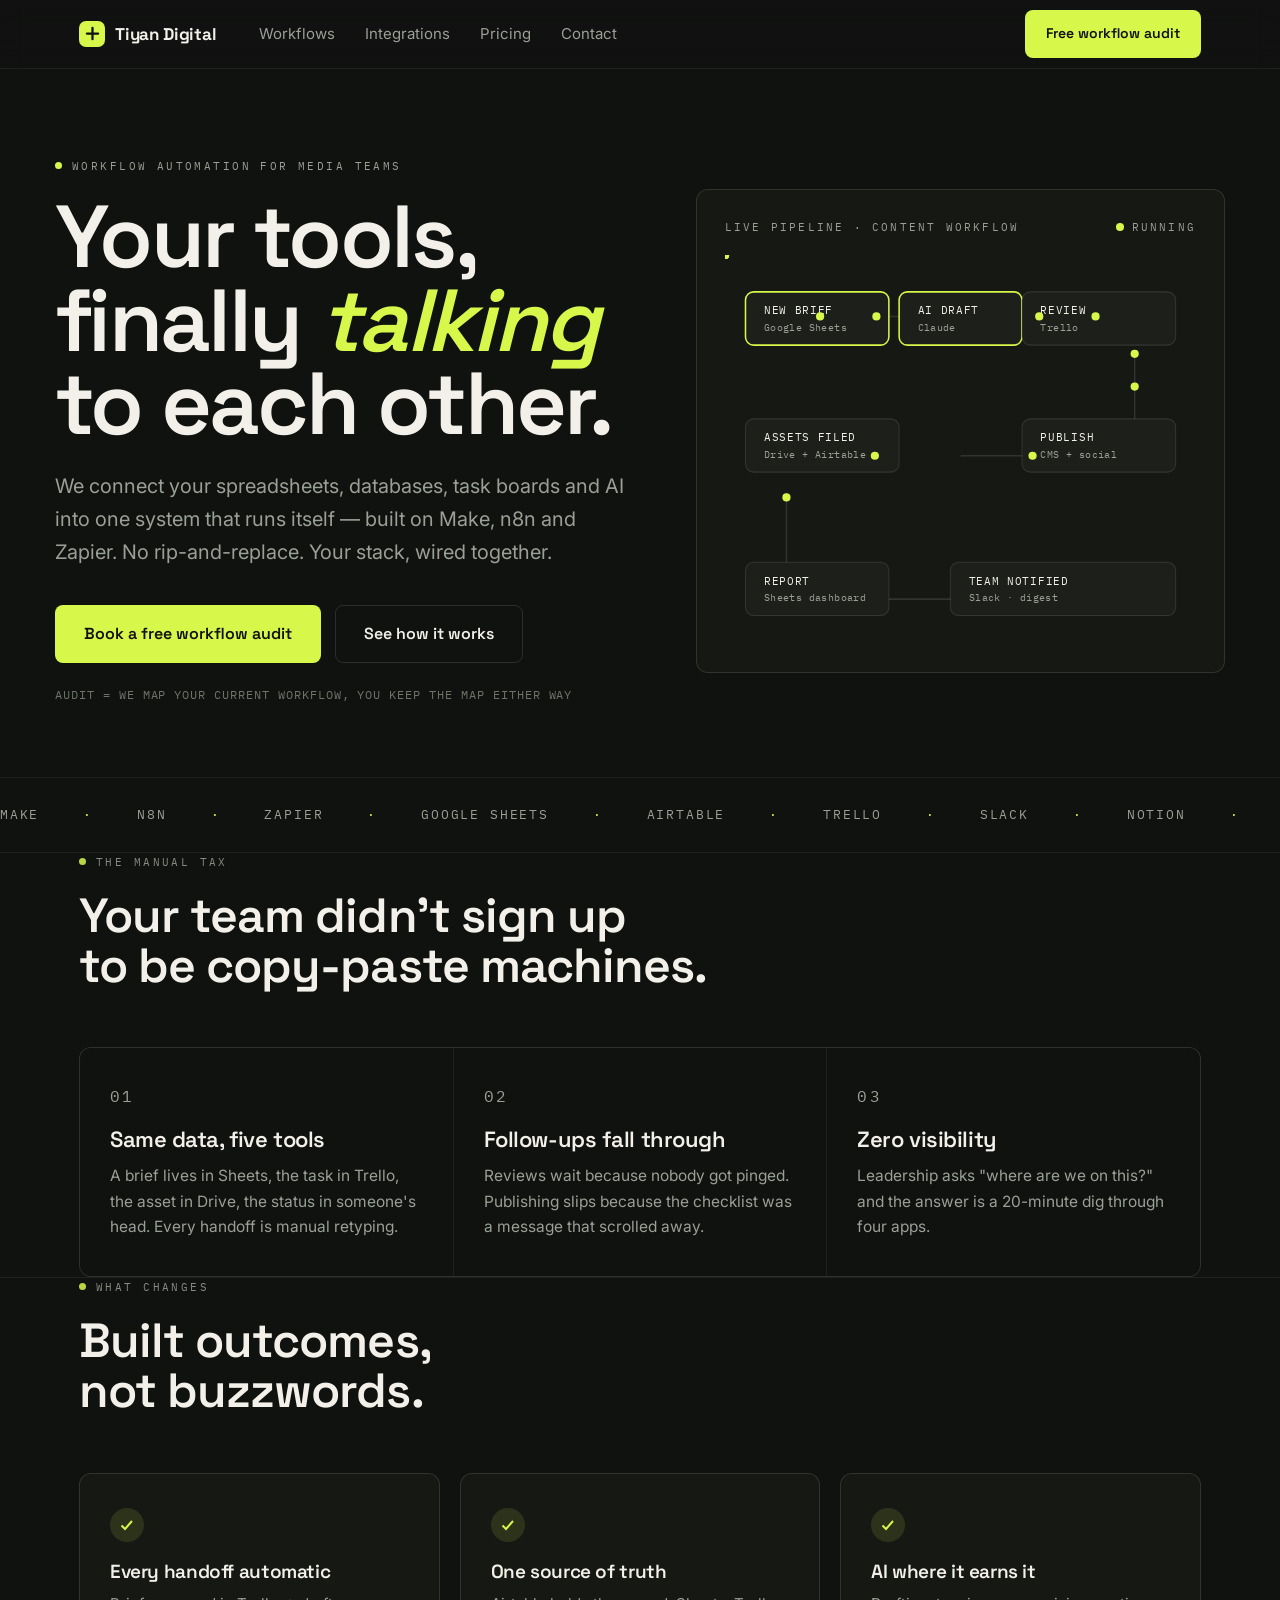
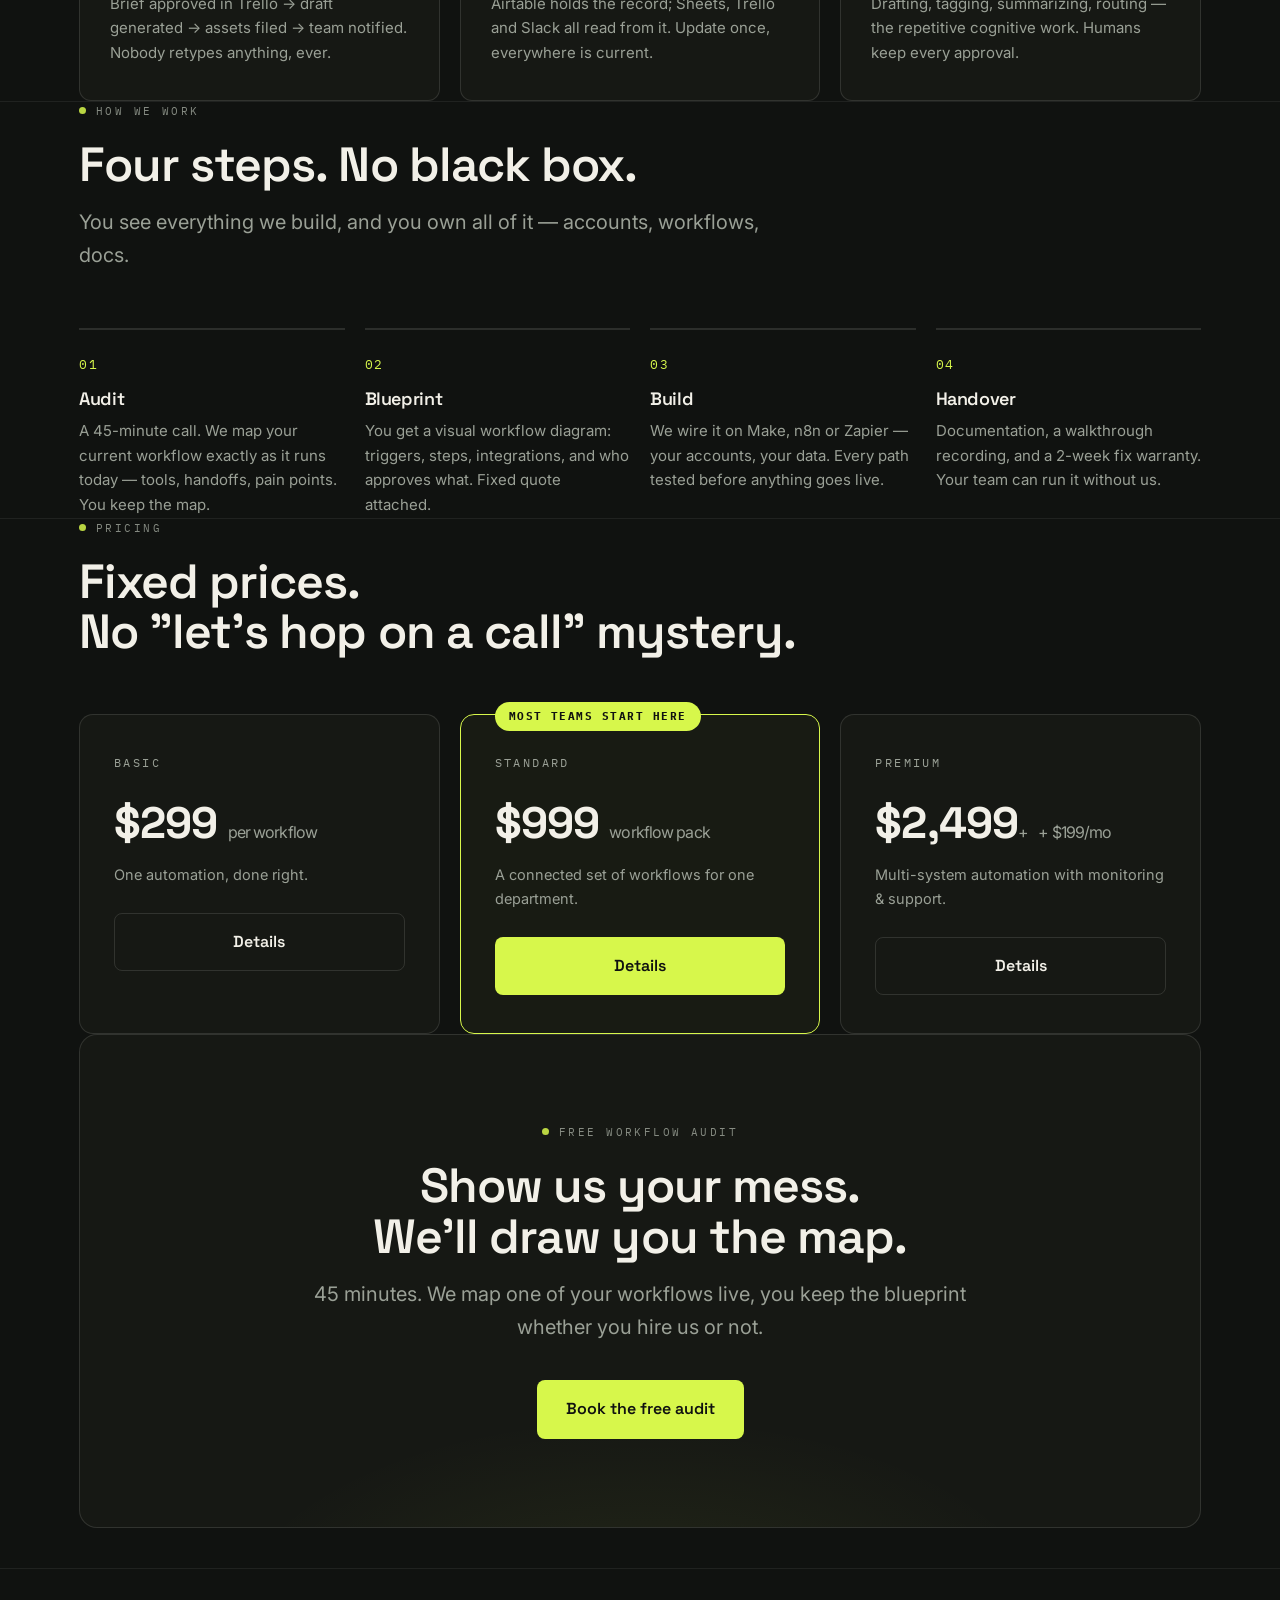
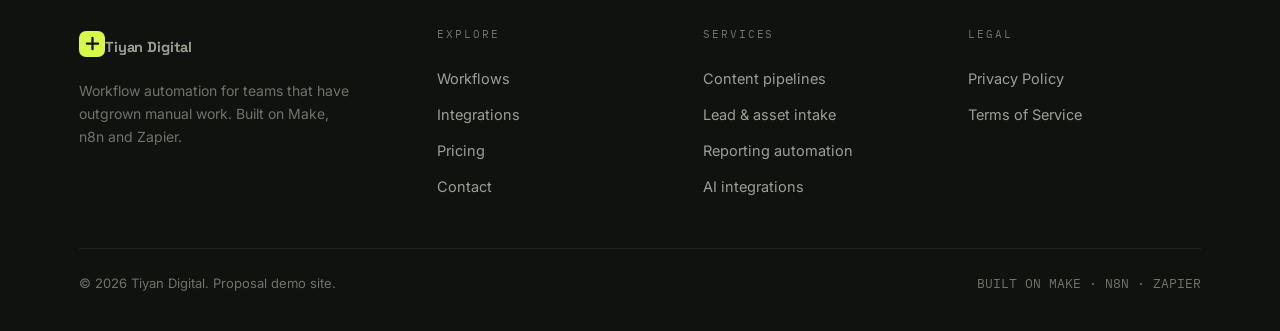
<file: index.html>
<!DOCTYPE html>
<html lang="en">
<head>
<meta charset="utf-8">
<meta name="viewport" content="width=device-width, initial-scale=1">
<title>Tiyan Digital — Workflow Automation for Media Teams</title>
<meta name="description" content="We connect your spreadsheets, databases, task boards and AI tools into one system that runs itself. Built on Make, n8n and Zapier. Book a free workflow audit.">
<link rel="preconnect" href="https://fonts.googleapis.com">
<link rel="preconnect" href="https://fonts.gstatic.com" crossorigin>
<link href="https://fonts.googleapis.com/css2?family=Space+Grotesk:wght@500;600;700&family=Inter:wght@400;500;600&family=IBM+Plex+Mono:wght@400;500&display=swap" rel="stylesheet">
<link rel="stylesheet" href="css/style.css">
<link rel="icon" href="data:image/svg+xml,<svg xmlns='http://www.w3.org/2000/svg' viewBox='0 0 26 26'><rect width='26' height='26' rx='7' fill='%23D7F74B'/></svg>">
</head>
<body>
<header class="nav">
  <div class="nav-in">
    <a class="brand" href="index.html" aria-label="Tiyan Digital home">
      <span class="brand-mark" aria-hidden="true"><svg viewBox="0 0 16 16" fill="none"><path d="M2 8h12M8 2v12" stroke="#101210" stroke-width="2.4" stroke-linecap="round"/></svg></span>
      Tiyan&nbsp;Digital
    </a>
    <nav class="nav-links" aria-label="Primary">
      <a href="workflows.html">Workflows</a>
      <a href="integrations.html">Integrations</a>
      <a href="pricing.html">Pricing</a>
      <a href="contact.html">Contact</a>
    </nav>
    <a class="btn btn-primary btn-sm nav-cta" href="contact.html">Free workflow audit</a>
    <button class="burger" aria-label="Open menu" aria-expanded="false"><span></span><span></span><span></span></button>
  </div>
</header>

<main>
<!-- HERO -->
<div class="hero wrap">
  <div class="hero-grid">
    <div>
      <p class="eyebrow rv"><span class="dot"></span>Workflow automation for media teams</p>
      <h1 class="rv" data-d="0.1">Your tools,<br>finally <em>talking</em><br>to each other.</h1>
      <p class="lede rv" data-d="0.2">We connect your spreadsheets, databases, task boards and AI into one system that runs itself — built on Make, n8n and Zapier. No rip-and-replace. Your stack, wired together.</p>
      <div class="hero-ctas rv" data-d="0.3">
        <a class="btn btn-primary" href="contact.html">Book a free workflow audit</a>
        <a class="btn btn-ghost" href="workflows.html">See how it works</a>
      </div>
      <p class="hero-note rv" data-d="0.4">AUDIT = WE MAP YOUR CURRENT WORKFLOW, YOU KEEP THE MAP EITHER WAY</p>
    </div>
    <div class="pipeline rv" data-d="0.25" aria-label="Animated diagram of an automation pipeline">
      <div class="pipeline-cap"><span>Live pipeline · content workflow</span><span><span class="live-dot"></span>RUNNING</span></div>
      <svg class="pipe-svg" viewBox="0 0 460 380" role="img" aria-label="Automation flow from brief to report">
        <path class="pipe-wire" data-flow d="M60 60 H 170"/>
        <path class="pipe-wire" data-flow d="M290 60 H 400"/>
        <path class="pipe-wire" data-flow d="M400 96 V 160"/>
        <path class="pipe-wire" data-flow d="M340 196 H 230"/>
        <path class="pipe-wire" data-flow d="M170 196 H 60"/>
        <path class="pipe-wire" data-flow d="M60 232 V 300"/>
        <path class="pipe-wire" data-flow d="M120 336 H 340"/>
        <g>
          <rect class="pipe-node active" x="20" y="36" width="140" height="52" rx="8"/>
          <text class="pipe-label" x="38" y="58">NEW BRIEF</text>
          <text class="pipe-sub" x="38" y="74">Google Sheets</text>
        </g>
        <g>
          <rect class="pipe-node active" x="170" y="36" width="120" height="52" rx="8"/>
          <text class="pipe-label" x="188" y="58">AI DRAFT</text>
          <text class="pipe-sub" x="188" y="74">Claude</text>
        </g>
        <g>
          <rect class="pipe-node" x="290" y="36" width="150" height="52" rx="8"/>
          <text class="pipe-label" x="308" y="58">REVIEW</text>
          <text class="pipe-sub" x="308" y="74">Trello</text>
        </g>
        <g>
          <rect class="pipe-node" x="290" y="160" width="150" height="52" rx="8"/>
          <text class="pipe-label" x="308" y="182">PUBLISH</text>
          <text class="pipe-sub" x="308" y="198">CMS + social</text>
        </g>
        <g>
          <rect class="pipe-node" x="20" y="160" width="150" height="52" rx="8"/>
          <text class="pipe-label" x="38" y="182">ASSETS FILED</text>
          <text class="pipe-sub" x="38" y="198">Drive + Airtable</text>
        </g>
        <g>
          <rect class="pipe-node" x="20" y="300" width="140" height="52" rx="8"/>
          <text class="pipe-label" x="38" y="322">REPORT</text>
          <text class="pipe-sub" x="38" y="338">Sheets dashboard</text>
        </g>
        <g>
          <rect class="pipe-node" x="220" y="300" width="220" height="52" rx="8"/>
          <text class="pipe-label" x="238" y="322">TEAM NOTIFIED</text>
          <text class="pipe-sub" x="238" y="338">Slack · digest</text>
        </g>
      </svg>
    </div>
  </div>
</div>

<!-- TOOL STRIP -->
<div class="tools" aria-label="Tools we work with">
  <div class="tools-track">
    <span>MAKE <i>·</i> N8N <i>·</i> ZAPIER <i>·</i> GOOGLE SHEETS <i>·</i> AIRTABLE <i>·</i> TRELLO <i>·</i> SLACK <i>·</i> NOTION <i>·</i> CLAUDE <i>·</i>&nbsp;</span>
    <span aria-hidden="true">MAKE <i>·</i> N8N <i>·</i> ZAPIER <i>·</i> GOOGLE SHEETS <i>·</i> AIRTABLE <i>·</i> TRELLO <i>·</i> SLACK <i>·</i> NOTION <i>·</i> CLAUDE <i>·</i>&nbsp;</span>
  </div>
</div>

<!-- PAINS -->
<section class="wrap">
  <div class="sec-head rv">
    <p class="eyebrow"><span class="dot"></span>The manual tax</p>
    <h2>Your team didn't sign up<br>to be copy-paste machines.</h2>
  </div>
  <div class="pains">
    <div class="pain rv"><p class="pain-num">01</p><h3>Same data, five tools</h3><p>A brief lives in Sheets, the task in Trello, the asset in Drive, the status in someone's head. Every handoff is manual retyping.</p></div>
    <div class="pain rv" data-d="0.1"><p class="pain-num">02</p><h3>Follow-ups fall through</h3><p>Reviews wait because nobody got pinged. Publishing slips because the checklist was a message that scrolled away.</p></div>
    <div class="pain rv" data-d="0.2"><p class="pain-num">03</p><h3>Zero visibility</h3><p>Leadership asks "where are we on this?" and the answer is a 20-minute dig through four apps.</p></div>
  </div>
</section>

<hr class="rule">

<!-- OUTCOMES -->
<section class="wrap">
  <div class="sec-head rv">
    <p class="eyebrow"><span class="dot"></span>What changes</p>
    <h2>Built outcomes,<br>not buzzwords.</h2>
  </div>
  <div class="outcomes">
    <div class="outcome rv">
      <div class="tick"><svg viewBox="0 0 16 16" fill="none" stroke-width="2"><path d="M2.5 8.5l3.5 3.5 7-8"/></svg></div>
      <h3>Every handoff automatic</h3><p>Brief approved in Trello → draft generated → assets filed → team notified. Nobody retypes anything, ever.</p>
    </div>
    <div class="outcome rv" data-d="0.1">
      <div class="tick"><svg viewBox="0 0 16 16" fill="none" stroke-width="2"><path d="M2.5 8.5l3.5 3.5 7-8"/></svg></div>
      <h3>One source of truth</h3><p>Airtable holds the record; Sheets, Trello and Slack all read from it. Update once, everywhere is current.</p>
    </div>
    <div class="outcome rv" data-d="0.2">
      <div class="tick"><svg viewBox="0 0 16 16" fill="none" stroke-width="2"><path d="M2.5 8.5l3.5 3.5 7-8"/></svg></div>
      <h3>AI where it earns it</h3><p>Drafting, tagging, summarizing, routing — the repetitive cognitive work. Humans keep every approval.</p>
    </div>
  </div>
</section>

<hr class="rule">

<!-- PROCESS -->
<section class="wrap">
  <div class="sec-head rv">
    <p class="eyebrow"><span class="dot"></span>How we work</p>
    <h2>Four steps. No black box.</h2>
    <p class="lede">You see everything we build, and you own all of it — accounts, workflows, docs.</p>
  </div>
  <div class="steps">
    <div class="step rv"><h3>Audit</h3><p>A 45-minute call. We map your current workflow exactly as it runs today — tools, handoffs, pain points. You keep the map.</p></div>
    <div class="step rv" data-d="0.1"><h3>Blueprint</h3><p>You get a visual workflow diagram: triggers, steps, integrations, and who approves what. Fixed quote attached.</p></div>
    <div class="step rv" data-d="0.2"><h3>Build</h3><p>We wire it on Make, n8n or Zapier — your accounts, your data. Every path tested before anything goes live.</p></div>
    <div class="step rv" data-d="0.3"><h3>Handover</h3><p>Documentation, a walkthrough recording, and a 2-week fix warranty. Your team can run it without us.</p></div>
  </div>
</section>

<hr class="rule">

<!-- PRICING TEASER -->
<section class="wrap">
  <div class="sec-head rv">
    <p class="eyebrow"><span class="dot"></span>Pricing</p>
    <h2>Fixed prices.<br>No "let's hop on a call" mystery.</h2>
  </div>
  <div class="tiers">
    <div class="tier rv">
      <p class="tname">Basic</p>
      <p class="tprice">$299 <span>per workflow</span></p>
      <p class="tdesc">One automation, done right.</p>
      <a class="btn btn-ghost" href="pricing.html">Details</a>
    </div>
    <div class="tier featured rv" data-d="0.1">
      <span class="tier-flag">Most teams start here</span>
      <p class="tname">Standard</p>
      <p class="tprice">$999 <span>workflow pack</span></p>
      <p class="tdesc">A connected set of workflows for one department.</p>
      <a class="btn btn-primary" href="pricing.html">Details</a>
    </div>
    <div class="tier rv" data-d="0.2">
      <p class="tname">Premium</p>
      <p class="tprice">$2,499<span>+</span> <span>+ $199/mo</span></p>
      <p class="tdesc">Multi-system automation with monitoring &amp; support.</p>
      <a class="btn btn-ghost" href="pricing.html">Details</a>
    </div>
  </div>
</section>

<!-- FINAL CTA -->
<section class="wrap">
  <div class="final rv">
    <p class="eyebrow"><span class="dot"></span>Free workflow audit</p>
    <h2>Show us your mess.<br>We'll draw you the map.</h2>
    <p class="lede">45 minutes. We map one of your workflows live, you keep the blueprint whether you hire us or not.</p>
    <div class="hero-ctas">
      <a class="btn btn-primary" href="contact.html">Book the free audit</a>
    </div>
  </div>
</section>
</main>

<footer>
  <div class="wrap">
    <div class="foot-grid">
      <div class="foot-brand">
        <a class="brand" href="index.html"><span class="brand-mark" aria-hidden="true"><svg viewBox="0 0 16 16" fill="none"><path d="M2 8h12M8 2v12" stroke="#101210" stroke-width="2.4" stroke-linecap="round"/></svg></span>Tiyan&nbsp;Digital</a>
        <p>Workflow automation for teams that have outgrown manual work. Built on Make, n8n and Zapier.</p>
      </div>
      <div><h4>Explore</h4><a href="workflows.html">Workflows</a><a href="integrations.html">Integrations</a><a href="pricing.html">Pricing</a><a href="contact.html">Contact</a></div>
      <div><h4>Services</h4><a href="workflows.html">Content pipelines</a><a href="workflows.html">Lead &amp; asset intake</a><a href="workflows.html">Reporting automation</a><a href="integrations.html">AI integrations</a></div>
      <div><h4>Legal</h4><a href="privacy.html">Privacy Policy</a><a href="terms.html">Terms of Service</a></div>
    </div>
    <div class="foot-base">
      <span>© <span id="yr">2026</span> Tiyan Digital. Proposal demo site.</span>
      <span class="mono">BUILT ON MAKE · N8N · ZAPIER</span>
    </div>
  </div>
</footer>
<script src="js/main.js"></script>
</body>
</html>
</file>
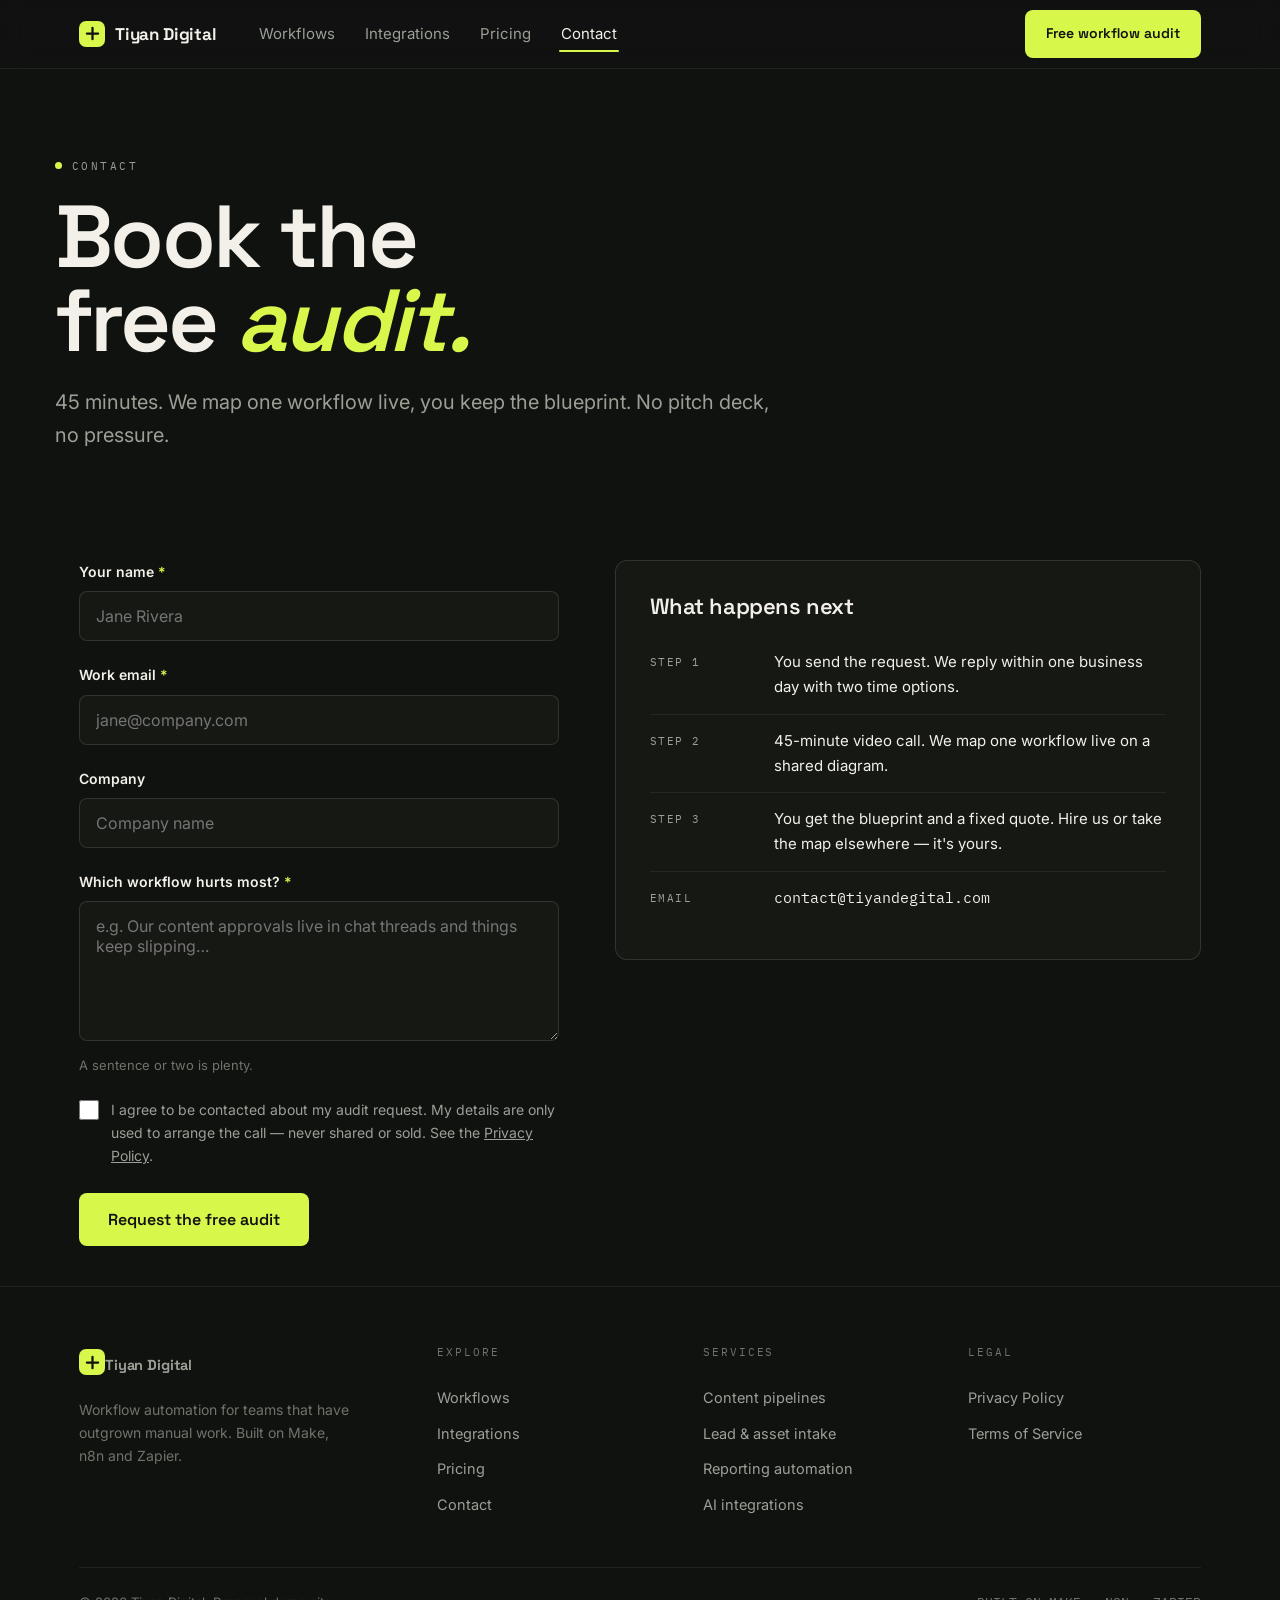
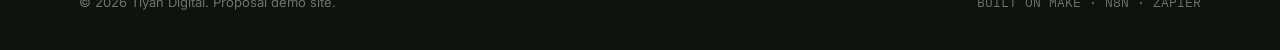
<file: contact.html>
<!DOCTYPE html>
<html lang="en">
<head>
<meta charset="utf-8">
<meta name="viewport" content="width=device-width, initial-scale=1">
<title>Contact — Tiyan Digital</title>
<meta name="description" content="Book a free 45-minute workflow audit. We map one of your workflows live — you keep the blueprint either way.">
<link rel="preconnect" href="https://fonts.googleapis.com">
<link rel="preconnect" href="https://fonts.gstatic.com" crossorigin>
<link href="https://fonts.googleapis.com/css2?family=Space+Grotesk:wght@500;600;700&family=Inter:wght@400;500;600&family=IBM+Plex+Mono:wght@400;500&display=swap" rel="stylesheet">
<link rel="stylesheet" href="css/style.css">
<link rel="icon" href="data:image/svg+xml,<svg xmlns='http://www.w3.org/2000/svg' viewBox='0 0 26 26'><rect width='26' height='26' rx='7' fill='%23D7F74B'/></svg>">
</head>
<body>
<header class="nav">
  <div class="nav-in">
    <a class="brand" href="index.html" aria-label="Tiyan Digital home">
      <span class="brand-mark" aria-hidden="true"><svg viewBox="0 0 16 16" fill="none"><path d="M2 8h12M8 2v12" stroke="#101210" stroke-width="2.4" stroke-linecap="round"/></svg></span>
      Tiyan&nbsp;Digital
    </a>
    <nav class="nav-links" aria-label="Primary">
      <a href="workflows.html">Workflows</a>
      <a href="integrations.html">Integrations</a>
      <a href="pricing.html">Pricing</a>
      <a href="contact.html" class="active">Contact</a>
    </nav>
    <a class="btn btn-primary btn-sm nav-cta" href="contact.html">Free workflow audit</a>
    <button class="burger" aria-label="Open menu" aria-expanded="false"><span></span><span></span><span></span></button>
  </div>
</header>

<main>
<div class="hero wrap" style="padding-bottom:24px">
  <p class="eyebrow rv"><span class="dot"></span>Contact</p>
  <h1 class="rv" data-d="0.1">Book the<br>free <em>audit.</em></h1>
  <p class="lede rv" data-d="0.2">45 minutes. We map one workflow live, you keep the blueprint. No pitch deck, no pressure.</p>
</div>

<section class="wrap" style="padding-top:48px">
  <div class="contact-grid">
    <form id="audit-form" class="rv" novalidate>
      <div class="field">
        <label for="cf-name">Your name <span class="req">*</span></label>
        <input id="cf-name" name="name" type="text" autocomplete="name" placeholder="Jane Rivera">
        <p class="form-err" id="cf-name-err">Please enter your name.</p>
      </div>
      <div class="field">
        <label for="cf-email">Work email <span class="req">*</span></label>
        <input id="cf-email" name="email" type="email" autocomplete="email" placeholder="jane@company.com">
        <p class="form-err" id="cf-email-err">Please enter a valid email address.</p>
      </div>
      <div class="field">
        <label for="cf-co">Company</label>
        <input id="cf-co" name="company" type="text" autocomplete="organization" placeholder="Company name">
      </div>
      <div class="field">
        <label for="cf-msg">Which workflow hurts most? <span class="req">*</span></label>
        <textarea id="cf-msg" name="message" placeholder="e.g. Our content approvals live in chat threads and things keep slipping…"></textarea>
        <p class="form-err" id="cf-msg-err">Tell us briefly which workflow you want mapped.</p>
        <p class="hint">A sentence or two is plenty.</p>
      </div>
      <label class="consent">
        <input type="checkbox" id="cf-consent">
        <span>I agree to be contacted about my audit request. My details are only used to arrange the call — never shared or sold. See the <a href="privacy.html">Privacy Policy</a>.</span>
      </label>
      <p class="form-err" id="cf-consent-err">Please tick the consent box so we can reply to you.</p>
      <button class="btn btn-primary" type="submit">Request the free audit</button>
      <div class="form-ok" id="form-ok" role="status">
        <strong>Request ready.</strong> Your email app should have opened with the message addressed to us — just hit send. We reply within one business day.
      </div>
    </form>
    <aside class="contact-side rv" data-d="0.1">
      <h3>What happens next</h3>
      <div class="contact-row"><span class="k">Step 1</span><span>You send the request. We reply within one business day with two time options.</span></div>
      <div class="contact-row"><span class="k">Step 2</span><span>45-minute video call. We map one workflow live on a shared diagram.</span></div>
      <div class="contact-row"><span class="k">Step 3</span><span>You get the blueprint and a fixed quote. Hire us or take the map elsewhere — it's yours.</span></div>
      <div class="contact-row"><span class="k">Email</span><span class="mono">contact@tiyandegital.com</span></div>
    </aside>
  </div>
</section>
</main>

<footer>
  <div class="wrap">
    <div class="foot-grid">
      <div class="foot-brand">
        <a class="brand" href="index.html"><span class="brand-mark" aria-hidden="true"><svg viewBox="0 0 16 16" fill="none"><path d="M2 8h12M8 2v12" stroke="#101210" stroke-width="2.4" stroke-linecap="round"/></svg></span>Tiyan&nbsp;Digital</a>
        <p>Workflow automation for teams that have outgrown manual work. Built on Make, n8n and Zapier.</p>
      </div>
      <div><h4>Explore</h4><a href="workflows.html">Workflows</a><a href="integrations.html">Integrations</a><a href="pricing.html">Pricing</a><a href="contact.html">Contact</a></div>
      <div><h4>Services</h4><a href="workflows.html">Content pipelines</a><a href="workflows.html">Lead &amp; asset intake</a><a href="workflows.html">Reporting automation</a><a href="integrations.html">AI integrations</a></div>
      <div><h4>Legal</h4><a href="privacy.html">Privacy Policy</a><a href="terms.html">Terms of Service</a></div>
    </div>
    <div class="foot-base">
      <span>© <span id="yr">2026</span> Tiyan Digital. Proposal demo site.</span>
      <span class="mono">BUILT ON MAKE · N8N · ZAPIER</span>
    </div>
  </div>
</footer>
<script src="js/main.js"></script>
</body>
</html>
</file>
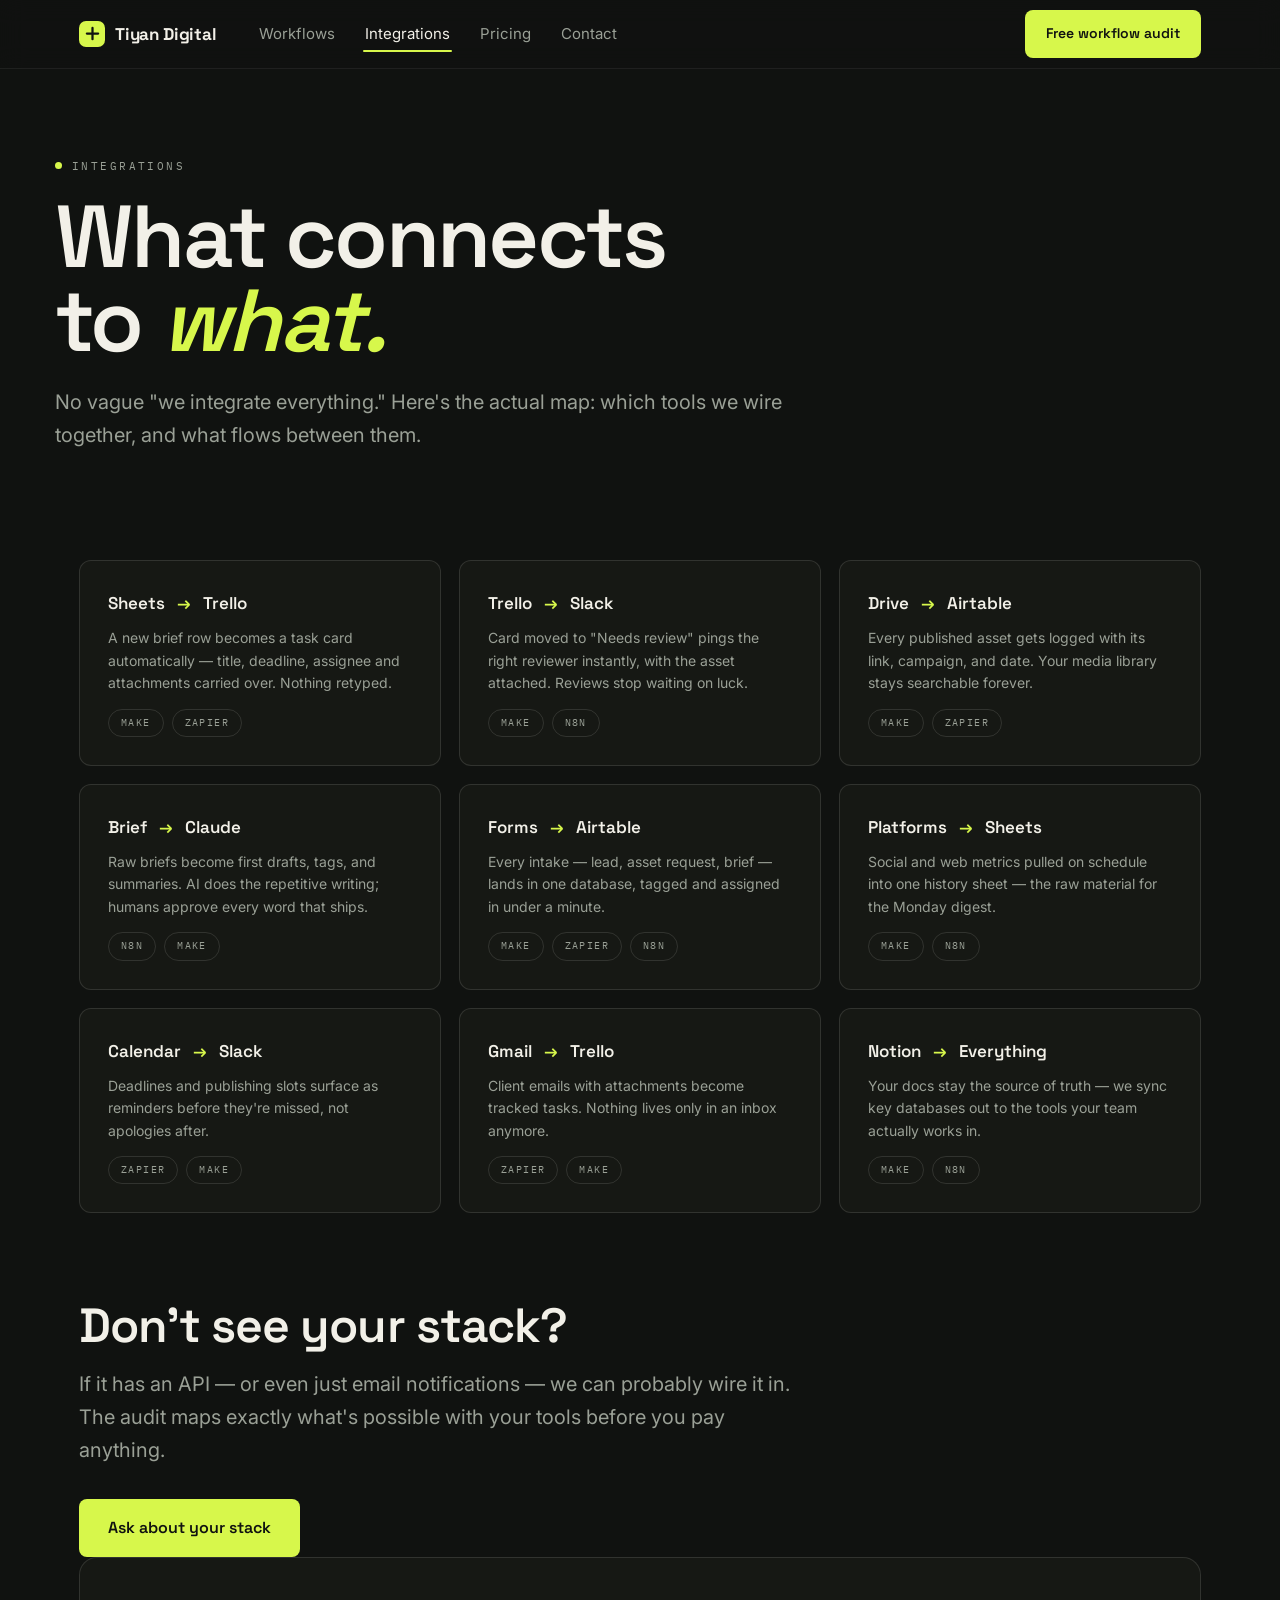
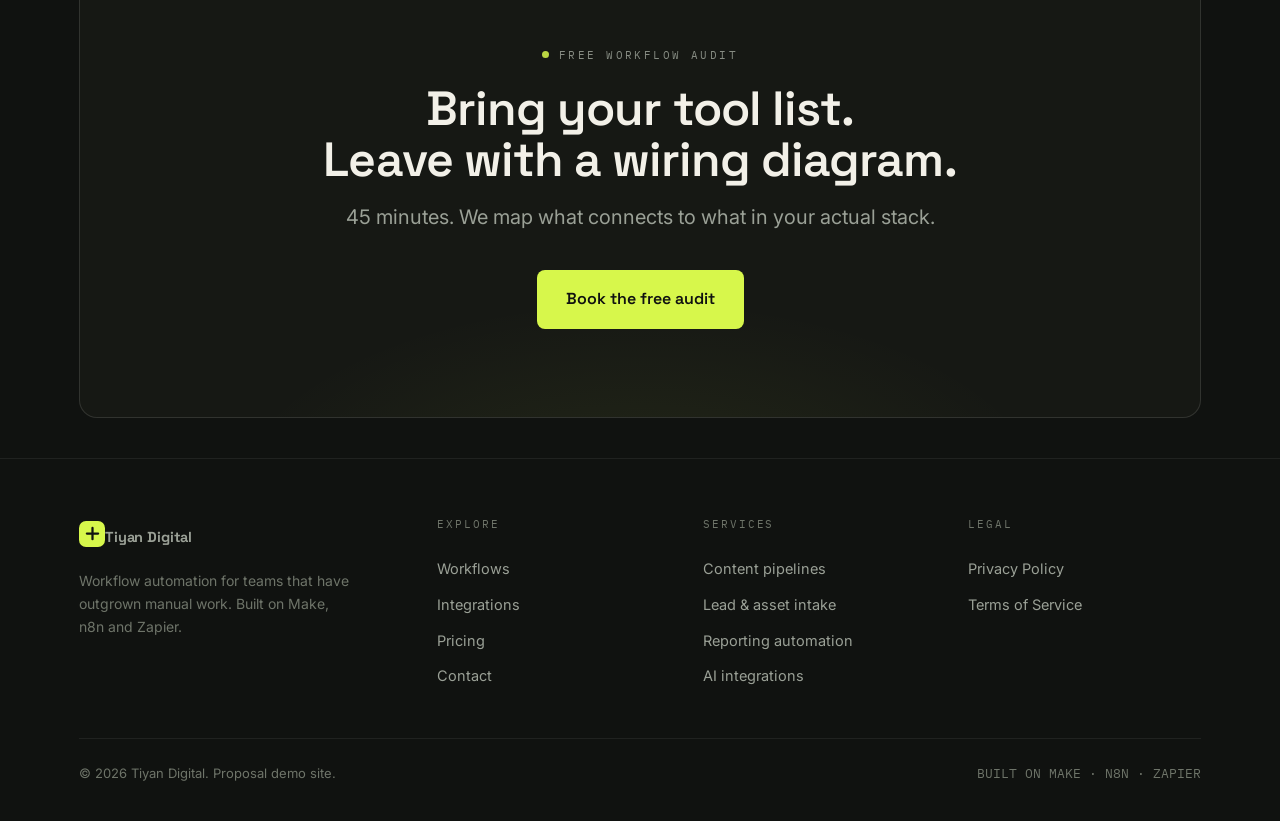
<file: integrations.html>
<!DOCTYPE html>
<html lang="en">
<head>
<meta charset="utf-8">
<meta name="viewport" content="width=device-width, initial-scale=1">
<title>Integrations — Tiyan Digital</title>
<meta name="description" content="We connect Google Sheets, Airtable, Trello, Slack, Notion, Make, n8n, Zapier and AI tools into working systems. See what connects to what.">
<link rel="preconnect" href="https://fonts.googleapis.com">
<link rel="preconnect" href="https://fonts.gstatic.com" crossorigin>
<link href="https://fonts.googleapis.com/css2?family=Space+Grotesk:wght@500;600;700&family=Inter:wght@400;500;600&family=IBM+Plex+Mono:wght@400;500&display=swap" rel="stylesheet">
<link rel="stylesheet" href="css/style.css">
<link rel="icon" href="data:image/svg+xml,<svg xmlns='http://www.w3.org/2000/svg' viewBox='0 0 26 26'><rect width='26' height='26' rx='7' fill='%23D7F74B'/></svg>">
</head>
<body>
<header class="nav">
  <div class="nav-in">
    <a class="brand" href="index.html" aria-label="Tiyan Digital home">
      <span class="brand-mark" aria-hidden="true"><svg viewBox="0 0 16 16" fill="none"><path d="M2 8h12M8 2v12" stroke="#101210" stroke-width="2.4" stroke-linecap="round"/></svg></span>
      Tiyan&nbsp;Digital
    </a>
    <nav class="nav-links" aria-label="Primary">
      <a href="workflows.html">Workflows</a>
      <a href="integrations.html" class="active">Integrations</a>
      <a href="pricing.html">Pricing</a>
      <a href="contact.html">Contact</a>
    </nav>
    <a class="btn btn-primary btn-sm nav-cta" href="contact.html">Free workflow audit</a>
    <button class="burger" aria-label="Open menu" aria-expanded="false"><span></span><span></span><span></span></button>
  </div>
</header>

<main>
<div class="hero wrap" style="padding-bottom:24px">
  <p class="eyebrow rv"><span class="dot"></span>Integrations</p>
  <h1 class="rv" data-d="0.1">What connects<br>to <em>what.</em></h1>
  <p class="lede rv" data-d="0.2">No vague "we integrate everything." Here's the actual map: which tools we wire together, and what flows between them.</p>
</div>

<section class="wrap" style="padding-top:48px">
  <div class="int-grid">
    <div class="int-card rv">
      <p class="pair">Sheets <span class="arr">→</span> Trello</p>
      <p class="flow-desc">A new brief row becomes a task card automatically — title, deadline, assignee and attachments carried over. Nothing retyped.</p>
      <span class="int-tag">Make</span><span class="int-tag">Zapier</span>
    </div>
    <div class="int-card rv" data-d="0.05">
      <p class="pair">Trello <span class="arr">→</span> Slack</p>
      <p class="flow-desc">Card moved to "Needs review" pings the right reviewer instantly, with the asset attached. Reviews stop waiting on luck.</p>
      <span class="int-tag">Make</span><span class="int-tag">n8n</span>
    </div>
    <div class="int-card rv" data-d="0.1">
      <p class="pair">Drive <span class="arr">→</span> Airtable</p>
      <p class="flow-desc">Every published asset gets logged with its link, campaign, and date. Your media library stays searchable forever.</p>
      <span class="int-tag">Make</span><span class="int-tag">Zapier</span>
    </div>
    <div class="int-card rv">
      <p class="pair">Brief <span class="arr">→</span> Claude</p>
      <p class="flow-desc">Raw briefs become first drafts, tags, and summaries. AI does the repetitive writing; humans approve every word that ships.</p>
      <span class="int-tag">n8n</span><span class="int-tag">Make</span>
    </div>
    <div class="int-card rv" data-d="0.05">
      <p class="pair">Forms <span class="arr">→</span> Airtable</p>
      <p class="flow-desc">Every intake — lead, asset request, brief — lands in one database, tagged and assigned in under a minute.</p>
      <span class="int-tag">Make</span><span class="int-tag">Zapier</span><span class="int-tag">n8n</span>
    </div>
    <div class="int-card rv" data-d="0.1">
      <p class="pair">Platforms <span class="arr">→</span> Sheets</p>
      <p class="flow-desc">Social and web metrics pulled on schedule into one history sheet — the raw material for the Monday digest.</p>
      <span class="int-tag">Make</span><span class="int-tag">n8n</span>
    </div>
    <div class="int-card rv">
      <p class="pair">Calendar <span class="arr">→</span> Slack</p>
      <p class="flow-desc">Deadlines and publishing slots surface as reminders before they're missed, not apologies after.</p>
      <span class="int-tag">Zapier</span><span class="int-tag">Make</span>
    </div>
    <div class="int-card rv" data-d="0.05">
      <p class="pair">Gmail <span class="arr">→</span> Trello</p>
      <p class="flow-desc">Client emails with attachments become tracked tasks. Nothing lives only in an inbox anymore.</p>
      <span class="int-tag">Zapier</span><span class="int-tag">Make</span>
    </div>
    <div class="int-card rv" data-d="0.1">
      <p class="pair">Notion <span class="arr">→</span> Everything</p>
      <p class="flow-desc">Your docs stay the source of truth — we sync key databases out to the tools your team actually works in.</p>
      <span class="int-tag">Make</span><span class="int-tag">n8n</span>
    </div>
  </div>

  <div class="sec-head rv" style="margin-top:88px;margin-bottom:32px">
    <h2>Don't see your stack?</h2>
    <p class="lede">If it has an API — or even just email notifications — we can probably wire it in. The audit maps exactly what's possible with your tools before you pay anything.</p>
  </div>
  <div class="rv"><a class="btn btn-primary" href="contact.html">Ask about your stack</a></div>
</section>

<section class="wrap">
  <div class="final rv">
    <p class="eyebrow"><span class="dot"></span>Free workflow audit</p>
    <h2>Bring your tool list.<br>Leave with a wiring diagram.</h2>
    <p class="lede">45 minutes. We map what connects to what in your actual stack.</p>
    <div class="hero-ctas">
      <a class="btn btn-primary" href="contact.html">Book the free audit</a>
    </div>
  </div>
</section>
</main>

<footer>
  <div class="wrap">
    <div class="foot-grid">
      <div class="foot-brand">
        <a class="brand" href="index.html"><span class="brand-mark" aria-hidden="true"><svg viewBox="0 0 16 16" fill="none"><path d="M2 8h12M8 2v12" stroke="#101210" stroke-width="2.4" stroke-linecap="round"/></svg></span>Tiyan&nbsp;Digital</a>
        <p>Workflow automation for teams that have outgrown manual work. Built on Make, n8n and Zapier.</p>
      </div>
      <div><h4>Explore</h4><a href="workflows.html">Workflows</a><a href="integrations.html">Integrations</a><a href="pricing.html">Pricing</a><a href="contact.html">Contact</a></div>
      <div><h4>Services</h4><a href="workflows.html">Content pipelines</a><a href="workflows.html">Lead &amp; asset intake</a><a href="workflows.html">Reporting automation</a><a href="integrations.html">AI integrations</a></div>
      <div><h4>Legal</h4><a href="privacy.html">Privacy Policy</a><a href="terms.html">Terms of Service</a></div>
    </div>
    <div class="foot-base">
      <span>© <span id="yr">2026</span> Tiyan Digital. Proposal demo site.</span>
      <span class="mono">BUILT ON MAKE · N8N · ZAPIER</span>
    </div>
  </div>
</footer>
<script src="js/main.js"></script>
</body>
</html>
</file>
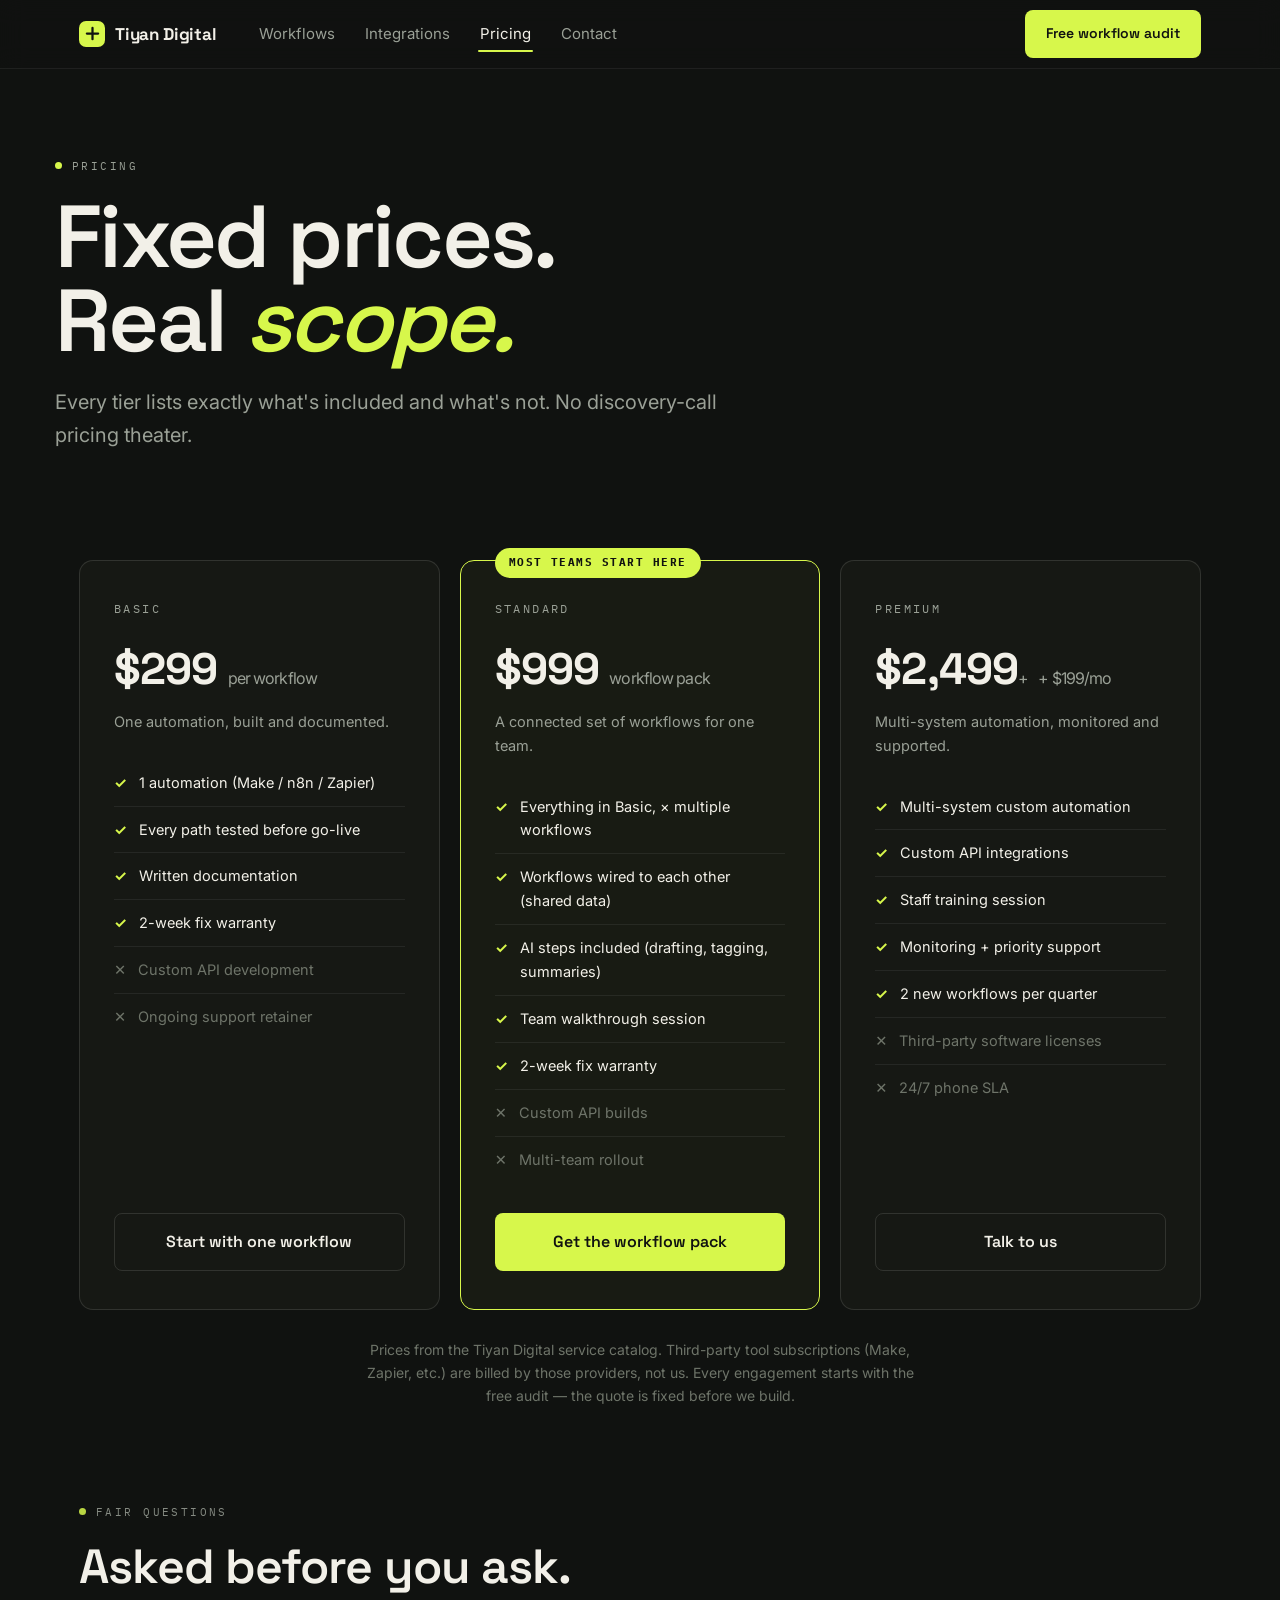
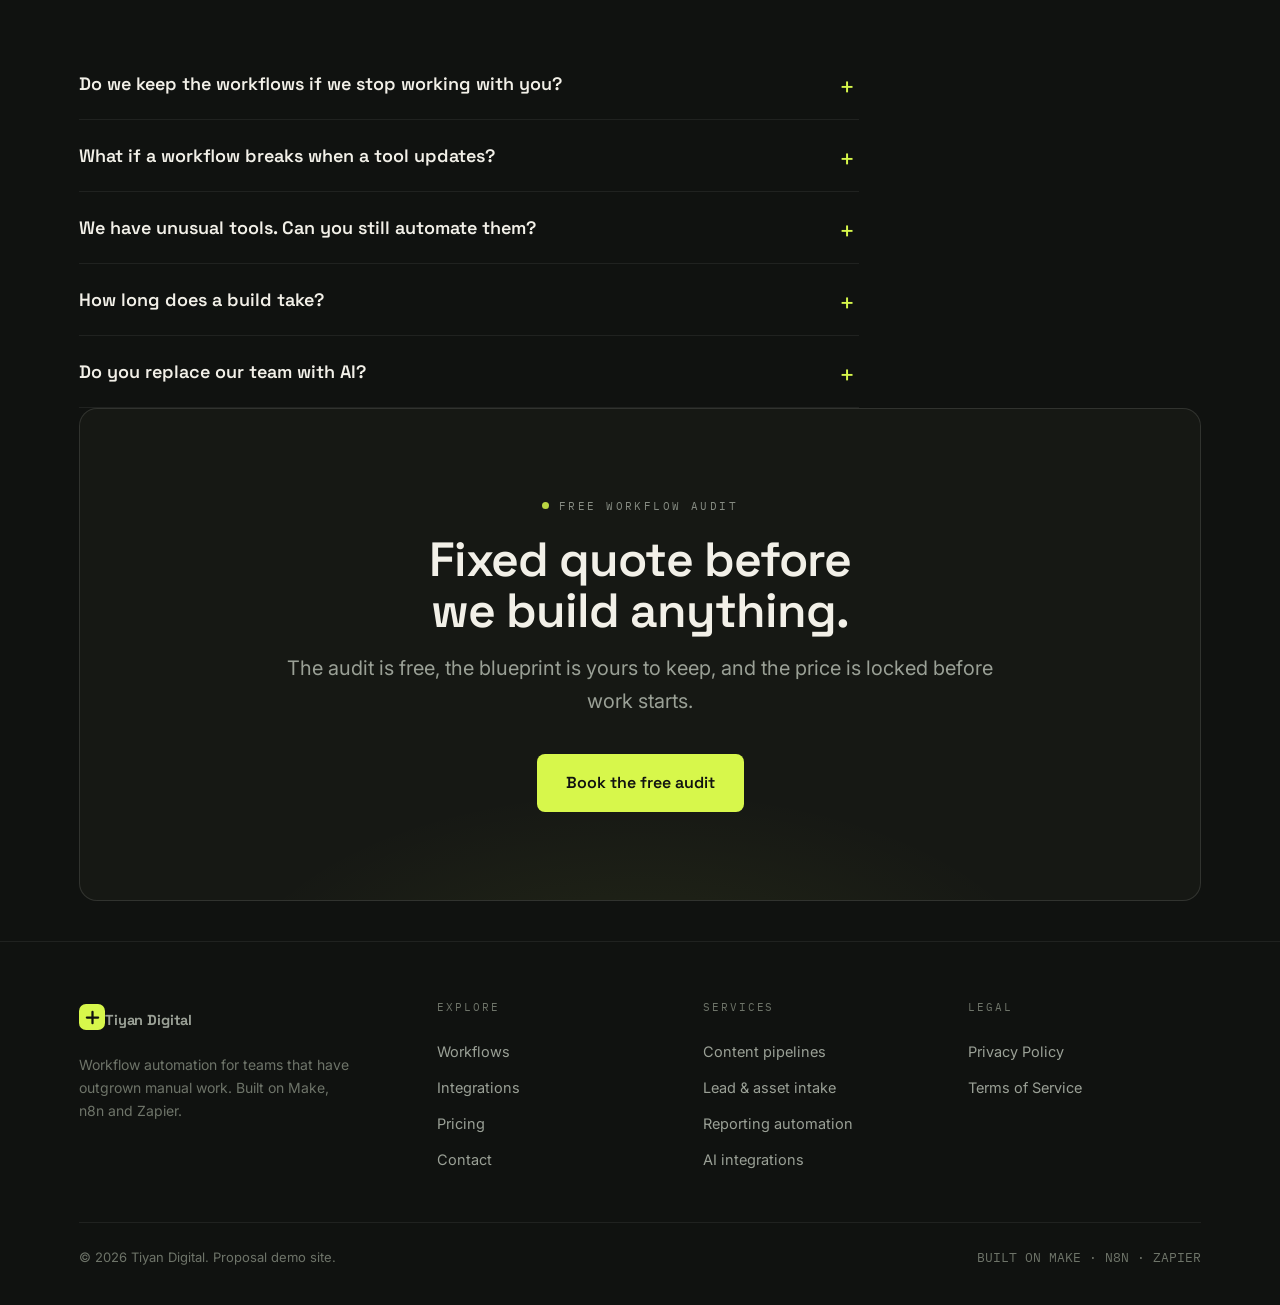
<file: pricing.html>
<!DOCTYPE html>
<html lang="en">
<head>
<meta charset="utf-8">
<meta name="viewport" content="width=device-width, initial-scale=1">
<title>Pricing — Tiyan Digital</title>
<meta name="description" content="Fixed, transparent pricing for workflow automation: $299 per workflow, $999 workflow pack, or $2,499+ custom automation with support.">
<link rel="preconnect" href="https://fonts.googleapis.com">
<link rel="preconnect" href="https://fonts.gstatic.com" crossorigin>
<link href="https://fonts.googleapis.com/css2?family=Space+Grotesk:wght@500;600;700&family=Inter:wght@400;500;600&family=IBM+Plex+Mono:wght@400;500&display=swap" rel="stylesheet">
<link rel="stylesheet" href="css/style.css">
<link rel="icon" href="data:image/svg+xml,<svg xmlns='http://www.w3.org/2000/svg' viewBox='0 0 26 26'><rect width='26' height='26' rx='7' fill='%23D7F74B'/></svg>">
</head>
<body>
<header class="nav">
  <div class="nav-in">
    <a class="brand" href="index.html" aria-label="Tiyan Digital home">
      <span class="brand-mark" aria-hidden="true"><svg viewBox="0 0 16 16" fill="none"><path d="M2 8h12M8 2v12" stroke="#101210" stroke-width="2.4" stroke-linecap="round"/></svg></span>
      Tiyan&nbsp;Digital
    </a>
    <nav class="nav-links" aria-label="Primary">
      <a href="workflows.html">Workflows</a>
      <a href="integrations.html">Integrations</a>
      <a href="pricing.html" class="active">Pricing</a>
      <a href="contact.html">Contact</a>
    </nav>
    <a class="btn btn-primary btn-sm nav-cta" href="contact.html">Free workflow audit</a>
    <button class="burger" aria-label="Open menu" aria-expanded="false"><span></span><span></span><span></span></button>
  </div>
</header>

<main>
<div class="hero wrap" style="padding-bottom:24px">
  <p class="eyebrow rv"><span class="dot"></span>Pricing</p>
  <h1 class="rv" data-d="0.1">Fixed prices.<br>Real <em>scope.</em></h1>
  <p class="lede rv" data-d="0.2">Every tier lists exactly what's included and what's not. No discovery-call pricing theater.</p>
</div>

<section class="wrap" style="padding-top:48px">
  <div class="tiers">
    <div class="tier rv">
      <p class="tname">Basic</p>
      <p class="tprice">$299 <span>per workflow</span></p>
      <p class="tdesc">One automation, built and documented.</p>
      <ul class="tlist">
        <li><span class="y">✓</span>1 automation (Make / n8n / Zapier)</li>
        <li><span class="y">✓</span>Every path tested before go-live</li>
        <li><span class="y">✓</span>Written documentation</li>
        <li><span class="y">✓</span>2-week fix warranty</li>
        <li class="ex"><span class="n">✕</span>Custom API development</li>
        <li class="ex"><span class="n">✕</span>Ongoing support retainer</li>
      </ul>
      <a class="btn btn-ghost" href="contact.html">Start with one workflow</a>
    </div>
    <div class="tier featured rv" data-d="0.1">
      <span class="tier-flag">Most teams start here</span>
      <p class="tname">Standard</p>
      <p class="tprice">$999 <span>workflow pack</span></p>
      <p class="tdesc">A connected set of workflows for one team.</p>
      <ul class="tlist">
        <li><span class="y">✓</span>Everything in Basic, × multiple workflows</li>
        <li><span class="y">✓</span>Workflows wired to each other (shared data)</li>
        <li><span class="y">✓</span>AI steps included (drafting, tagging, summaries)</li>
        <li><span class="y">✓</span>Team walkthrough session</li>
        <li><span class="y">✓</span>2-week fix warranty</li>
        <li class="ex"><span class="n">✕</span>Custom API builds</li>
        <li class="ex"><span class="n">✕</span>Multi-team rollout</li>
      </ul>
      <a class="btn btn-primary" href="contact.html">Get the workflow pack</a>
    </div>
    <div class="tier rv" data-d="0.2">
      <p class="tname">Premium</p>
      <p class="tprice">$2,499<span>+</span> <span>+ $199/mo</span></p>
      <p class="tdesc">Multi-system automation, monitored and supported.</p>
      <ul class="tlist">
        <li><span class="y">✓</span>Multi-system custom automation</li>
        <li><span class="y">✓</span>Custom API integrations</li>
        <li><span class="y">✓</span>Staff training session</li>
        <li><span class="y">✓</span>Monitoring + priority support</li>
        <li><span class="y">✓</span>2 new workflows per quarter</li>
        <li class="ex"><span class="n">✕</span>Third-party software licenses</li>
        <li class="ex"><span class="n">✕</span>24/7 phone SLA</li>
      </ul>
      <a class="btn btn-ghost" href="contact.html">Talk to us</a>
    </div>
  </div>
  <p class="price-note rv">Prices from the Tiyan Digital service catalog. Third-party tool subscriptions (Make, Zapier, etc.) are billed by those providers, not us. Every engagement starts with the free audit — the quote is fixed before we build.</p>

  <div class="sec-head rv" style="margin-top:96px">
    <p class="eyebrow"><span class="dot"></span>Fair questions</p>
    <h2>Asked before you ask.</h2>
  </div>
  <div class="faq rv">
    <div class="faq-item">
      <button class="faq-q" aria-expanded="false">Do we keep the workflows if we stop working with you?</button>
      <div class="faq-a"><p>Yes. Everything is built in your accounts — your Make/n8n/Zapier, your Sheets, your Trello. You own all of it, including the documentation. We can hand over admin on day one.</p></div>
    </div>
    <div class="faq-item">
      <button class="faq-q" aria-expanded="false">What if a workflow breaks when a tool updates?</button>
      <div class="faq-a"><p>That's what the 2-week fix warranty is for. On Premium, monitoring catches most breaks before you notice, and priority support fixes them.</p></div>
    </div>
    <div class="faq-item">
      <button class="faq-q" aria-expanded="false">We have unusual tools. Can you still automate them?</button>
      <div class="faq-a"><p>If a tool has an API — or even just sends email notifications — we can usually wire it in. The free audit maps exactly what's possible with your stack before you pay anything.</p></div>
    </div>
    <div class="faq-item">
      <button class="faq-q" aria-expanded="false">How long does a build take?</button>
      <div class="faq-a"><p>A single Basic workflow typically goes live within a week of the audit. Standard packs take two to three weeks depending on how many systems are involved.</p></div>
    </div>
    <div class="faq-item">
      <button class="faq-q" aria-expanded="false">Do you replace our team with AI?</button>
      <div class="faq-a"><p>No. We automate the repetitive handoffs and drafting; humans keep every approval and every creative decision. The goal is giving your team superpowers, not replacing them.</p></div>
    </div>
  </div>
</section>

<section class="wrap">
  <div class="final rv">
    <p class="eyebrow"><span class="dot"></span>Free workflow audit</p>
    <h2>Fixed quote before<br>we build anything.</h2>
    <p class="lede">The audit is free, the blueprint is yours to keep, and the price is locked before work starts.</p>
    <div class="hero-ctas">
      <a class="btn btn-primary" href="contact.html">Book the free audit</a>
    </div>
  </div>
</section>
</main>

<footer>
  <div class="wrap">
    <div class="foot-grid">
      <div class="foot-brand">
        <a class="brand" href="index.html"><span class="brand-mark" aria-hidden="true"><svg viewBox="0 0 16 16" fill="none"><path d="M2 8h12M8 2v12" stroke="#101210" stroke-width="2.4" stroke-linecap="round"/></svg></span>Tiyan&nbsp;Digital</a>
        <p>Workflow automation for teams that have outgrown manual work. Built on Make, n8n and Zapier.</p>
      </div>
      <div><h4>Explore</h4><a href="workflows.html">Workflows</a><a href="integrations.html">Integrations</a><a href="pricing.html">Pricing</a><a href="contact.html">Contact</a></div>
      <div><h4>Services</h4><a href="workflows.html">Content pipelines</a><a href="workflows.html">Lead &amp; asset intake</a><a href="workflows.html">Reporting automation</a><a href="integrations.html">AI integrations</a></div>
      <div><h4>Legal</h4><a href="privacy.html">Privacy Policy</a><a href="terms.html">Terms of Service</a></div>
    </div>
    <div class="foot-base">
      <span>© <span id="yr">2026</span> Tiyan Digital. Proposal demo site.</span>
      <span class="mono">BUILT ON MAKE · N8N · ZAPIER</span>
    </div>
  </div>
</footer>
<script src="js/main.js"></script>
</body>
</html>
</file>
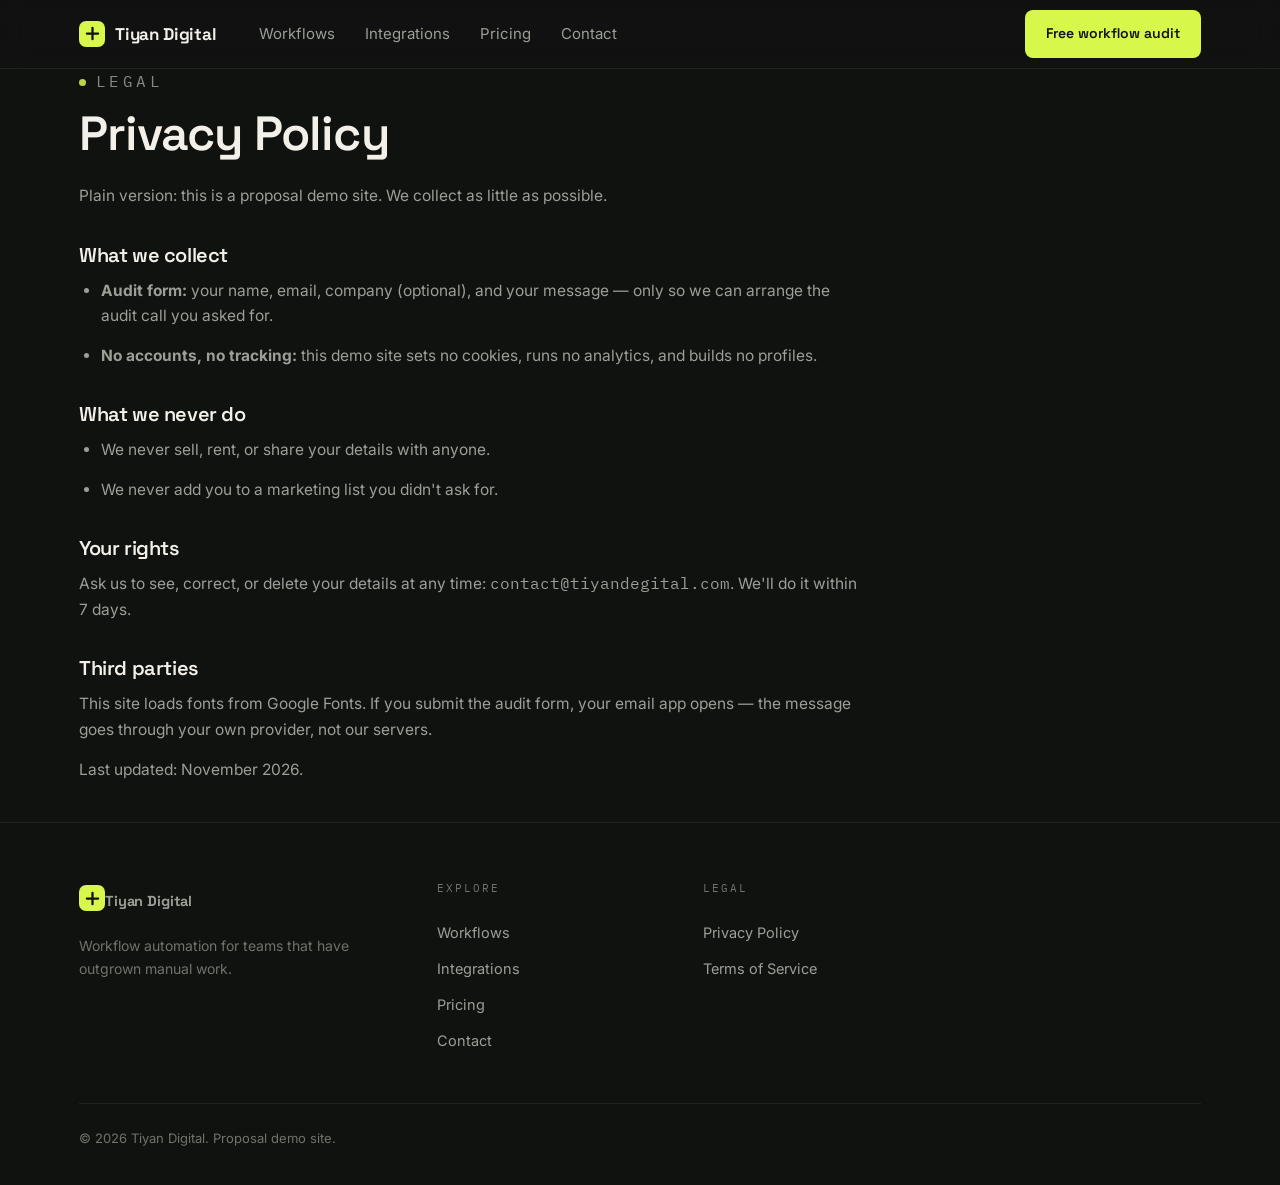
<file: privacy.html>
<!DOCTYPE html>
<html lang="en">
<head>
<meta charset="utf-8">
<meta name="viewport" content="width=device-width, initial-scale=1">
<title>Privacy Policy — Tiyan Digital</title>
<meta name="description" content="How Tiyan Digital handles your data: what we collect from the audit form and why.">
<link rel="preconnect" href="https://fonts.googleapis.com">
<link rel="preconnect" href="https://fonts.gstatic.com" crossorigin>
<link href="https://fonts.googleapis.com/css2?family=Space+Grotesk:wght@500;600;700&family=Inter:wght@400;500;600&family=IBM+Plex+Mono:wght@400;500&display=swap" rel="stylesheet">
<link rel="stylesheet" href="css/style.css">
<link rel="icon" href="data:image/svg+xml,<svg xmlns='http://www.w3.org/2000/svg' viewBox='0 0 26 26'><rect width='26' height='26' rx='7' fill='%23D7F74B'/></svg>">
</head>
<body>
<header class="nav">
  <div class="nav-in">
    <a class="brand" href="index.html" aria-label="Tiyan Digital home">
      <span class="brand-mark" aria-hidden="true"><svg viewBox="0 0 16 16" fill="none"><path d="M2 8h12M8 2v12" stroke="#101210" stroke-width="2.4" stroke-linecap="round"/></svg></span>
      Tiyan&nbsp;Digital
    </a>
    <nav class="nav-links" aria-label="Primary">
      <a href="workflows.html">Workflows</a>
      <a href="integrations.html">Integrations</a>
      <a href="pricing.html">Pricing</a>
      <a href="contact.html">Contact</a>
    </nav>
    <a class="btn btn-primary btn-sm nav-cta" href="contact.html">Free workflow audit</a>
    <button class="burger" aria-label="Open menu" aria-expanded="false"><span></span><span></span><span></span></button>
  </div>
</header>
<main>
<section class="wrap">
  <div class="legal">
    <p class="eyebrow"><span class="dot"></span>Legal</p>
    <h2>Privacy Policy</h2>
    <p>Plain version: this is a proposal demo site. We collect as little as possible.</p>
    <h3>What we collect</h3>
    <ul>
      <li><strong>Audit form:</strong> your name, email, company (optional), and your message — only so we can arrange the audit call you asked for.</li>
      <li><strong>No accounts, no tracking:</strong> this demo site sets no cookies, runs no analytics, and builds no profiles.</li>
    </ul>
    <h3>What we never do</h3>
    <ul>
      <li>We never sell, rent, or share your details with anyone.</li>
      <li>We never add you to a marketing list you didn't ask for.</li>
    </ul>
    <h3>Your rights</h3>
    <p>Ask us to see, correct, or delete your details at any time: <span class="mono">contact@tiyandegital.com</span>. We'll do it within 7 days.</p>
    <h3>Third parties</h3>
    <p>This site loads fonts from Google Fonts. If you submit the audit form, your email app opens — the message goes through your own provider, not our servers.</p>
    <p class="muted small">Last updated: November 2026.</p>
  </div>
</section>
</main>
<footer>
  <div class="wrap">
    <div class="foot-grid">
      <div class="foot-brand">
        <a class="brand" href="index.html"><span class="brand-mark" aria-hidden="true"><svg viewBox="0 0 16 16" fill="none"><path d="M2 8h12M8 2v12" stroke="#101210" stroke-width="2.4" stroke-linecap="round"/></svg></span>Tiyan&nbsp;Digital</a>
        <p>Workflow automation for teams that have outgrown manual work.</p>
      </div>
      <div><h4>Explore</h4><a href="workflows.html">Workflows</a><a href="integrations.html">Integrations</a><a href="pricing.html">Pricing</a><a href="contact.html">Contact</a></div>
      <div><h4>Legal</h4><a href="privacy.html">Privacy Policy</a><a href="terms.html">Terms of Service</a></div>
    </div>
    <div class="foot-base"><span>© <span id="yr">2026</span> Tiyan Digital. Proposal demo site.</span></div>
  </div>
</footer>
<script src="js/main.js"></script>
</body>
</html>
</file>
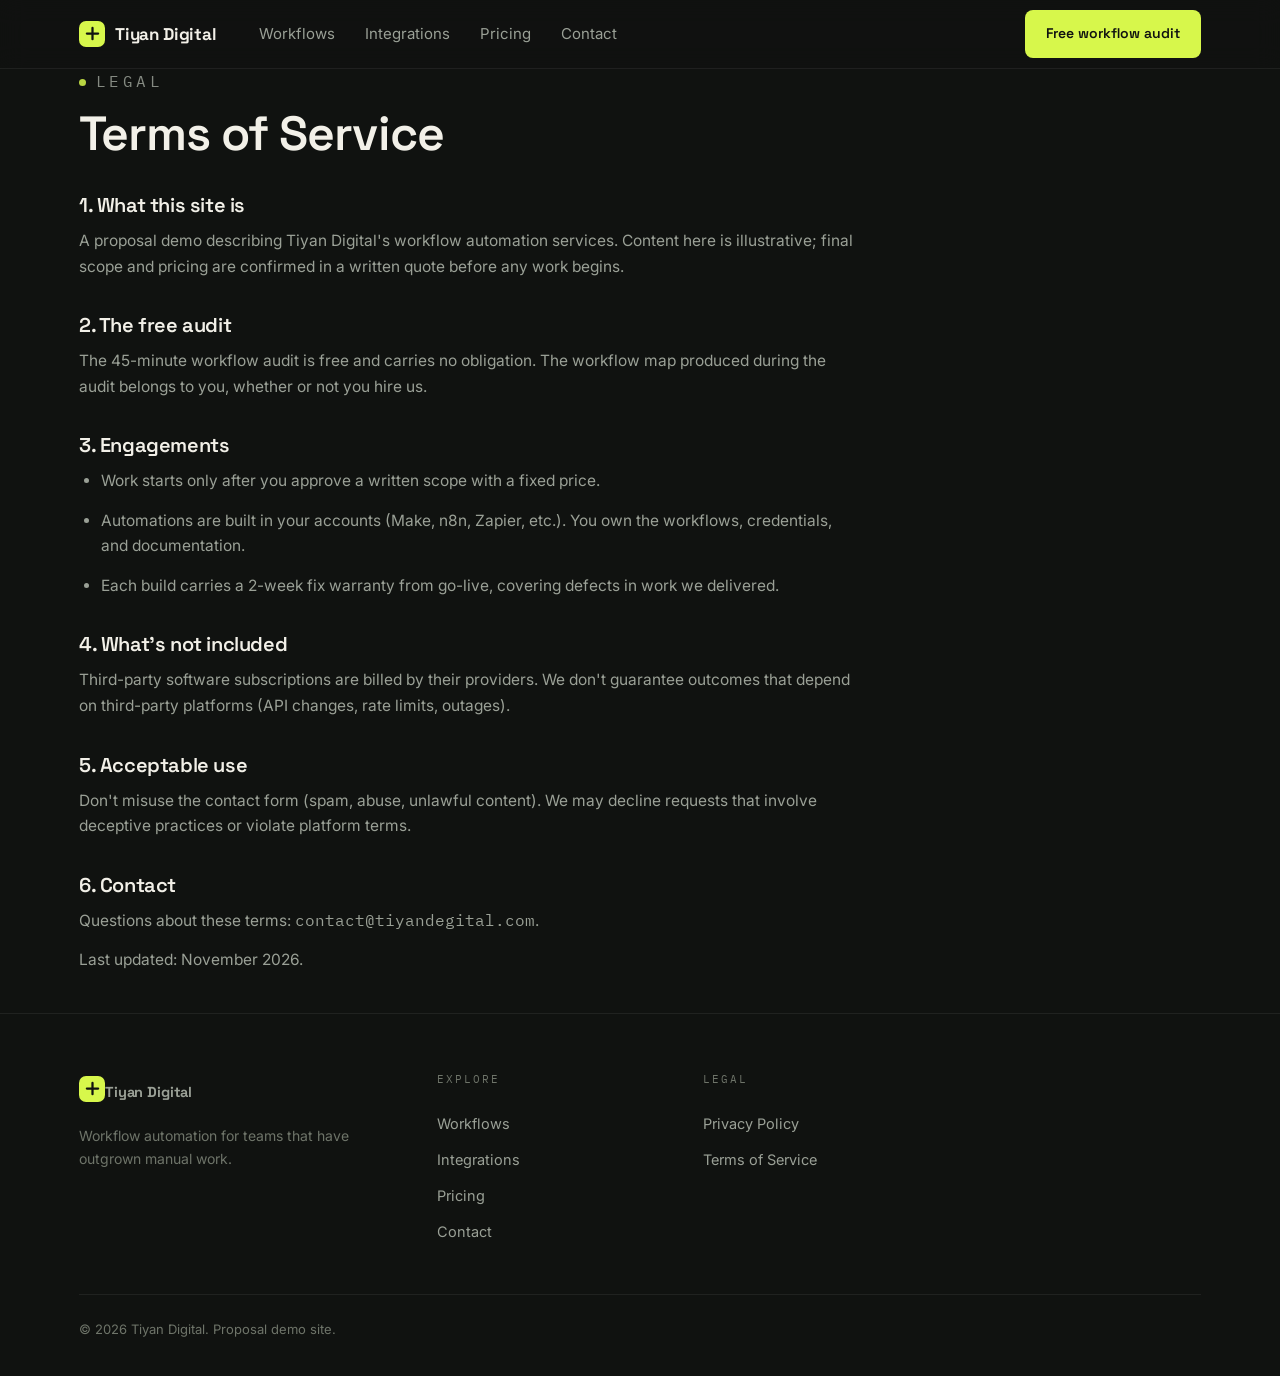
<file: terms.html>
<!DOCTYPE html>
<html lang="en">
<head>
<meta charset="utf-8">
<meta name="viewport" content="width=device-width, initial-scale=1">
<title>Terms of Service — Tiyan Digital</title>
<meta name="description" content="Terms for Tiyan Digital's workflow automation proposals and free audits.">
<link rel="preconnect" href="https://fonts.googleapis.com">
<link rel="preconnect" href="https://fonts.gstatic.com" crossorigin>
<link href="https://fonts.googleapis.com/css2?family=Space+Grotesk:wght@500;600;700&family=Inter:wght@400;500;600&family=IBM+Plex+Mono:wght@400;500&display=swap" rel="stylesheet">
<link rel="stylesheet" href="css/style.css">
<link rel="icon" href="data:image/svg+xml,<svg xmlns='http://www.w3.org/2000/svg' viewBox='0 0 26 26'><rect width='26' height='26' rx='7' fill='%23D7F74B'/></svg>">
</head>
<body>
<header class="nav">
  <div class="nav-in">
    <a class="brand" href="index.html" aria-label="Tiyan Digital home">
      <span class="brand-mark" aria-hidden="true"><svg viewBox="0 0 16 16" fill="none"><path d="M2 8h12M8 2v12" stroke="#101210" stroke-width="2.4" stroke-linecap="round"/></svg></span>
      Tiyan&nbsp;Digital
    </a>
    <nav class="nav-links" aria-label="Primary">
      <a href="workflows.html">Workflows</a>
      <a href="integrations.html">Integrations</a>
      <a href="pricing.html">Pricing</a>
      <a href="contact.html">Contact</a>
    </nav>
    <a class="btn btn-primary btn-sm nav-cta" href="contact.html">Free workflow audit</a>
    <button class="burger" aria-label="Open menu" aria-expanded="false"><span></span><span></span><span></span></button>
  </div>
</header>
<main>
<section class="wrap">
  <div class="legal">
    <p class="eyebrow"><span class="dot"></span>Legal</p>
    <h2>Terms of Service</h2>
    <h3>1. What this site is</h3>
    <p>A proposal demo describing Tiyan Digital's workflow automation services. Content here is illustrative; final scope and pricing are confirmed in a written quote before any work begins.</p>
    <h3>2. The free audit</h3>
    <p>The 45-minute workflow audit is free and carries no obligation. The workflow map produced during the audit belongs to you, whether or not you hire us.</p>
    <h3>3. Engagements</h3>
    <ul>
      <li>Work starts only after you approve a written scope with a fixed price.</li>
      <li>Automations are built in your accounts (Make, n8n, Zapier, etc.). You own the workflows, credentials, and documentation.</li>
      <li>Each build carries a 2-week fix warranty from go-live, covering defects in work we delivered.</li>
    </ul>
    <h3>4. What's not included</h3>
    <p>Third-party software subscriptions are billed by their providers. We don't guarantee outcomes that depend on third-party platforms (API changes, rate limits, outages).</p>
    <h3>5. Acceptable use</h3>
    <p>Don't misuse the contact form (spam, abuse, unlawful content). We may decline requests that involve deceptive practices or violate platform terms.</p>
    <h3>6. Contact</h3>
    <p>Questions about these terms: <span class="mono">contact@tiyandegital.com</span>.</p>
    <p class="muted small">Last updated: November 2026.</p>
  </div>
</section>
</main>
<footer>
  <div class="wrap">
    <div class="foot-grid">
      <div class="foot-brand">
        <a class="brand" href="index.html"><span class="brand-mark" aria-hidden="true"><svg viewBox="0 0 16 16" fill="none"><path d="M2 8h12M8 2v12" stroke="#101210" stroke-width="2.4" stroke-linecap="round"/></svg></span>Tiyan&nbsp;Digital</a>
        <p>Workflow automation for teams that have outgrown manual work.</p>
      </div>
      <div><h4>Explore</h4><a href="workflows.html">Workflows</a><a href="integrations.html">Integrations</a><a href="pricing.html">Pricing</a><a href="contact.html">Contact</a></div>
      <div><h4>Legal</h4><a href="privacy.html">Privacy Policy</a><a href="terms.html">Terms of Service</a></div>
    </div>
    <div class="foot-base"><span>© <span id="yr">2026</span> Tiyan Digital. Proposal demo site.</span></div>
  </div>
</footer>
<script src="js/main.js"></script>
</body>
</html>
</file>
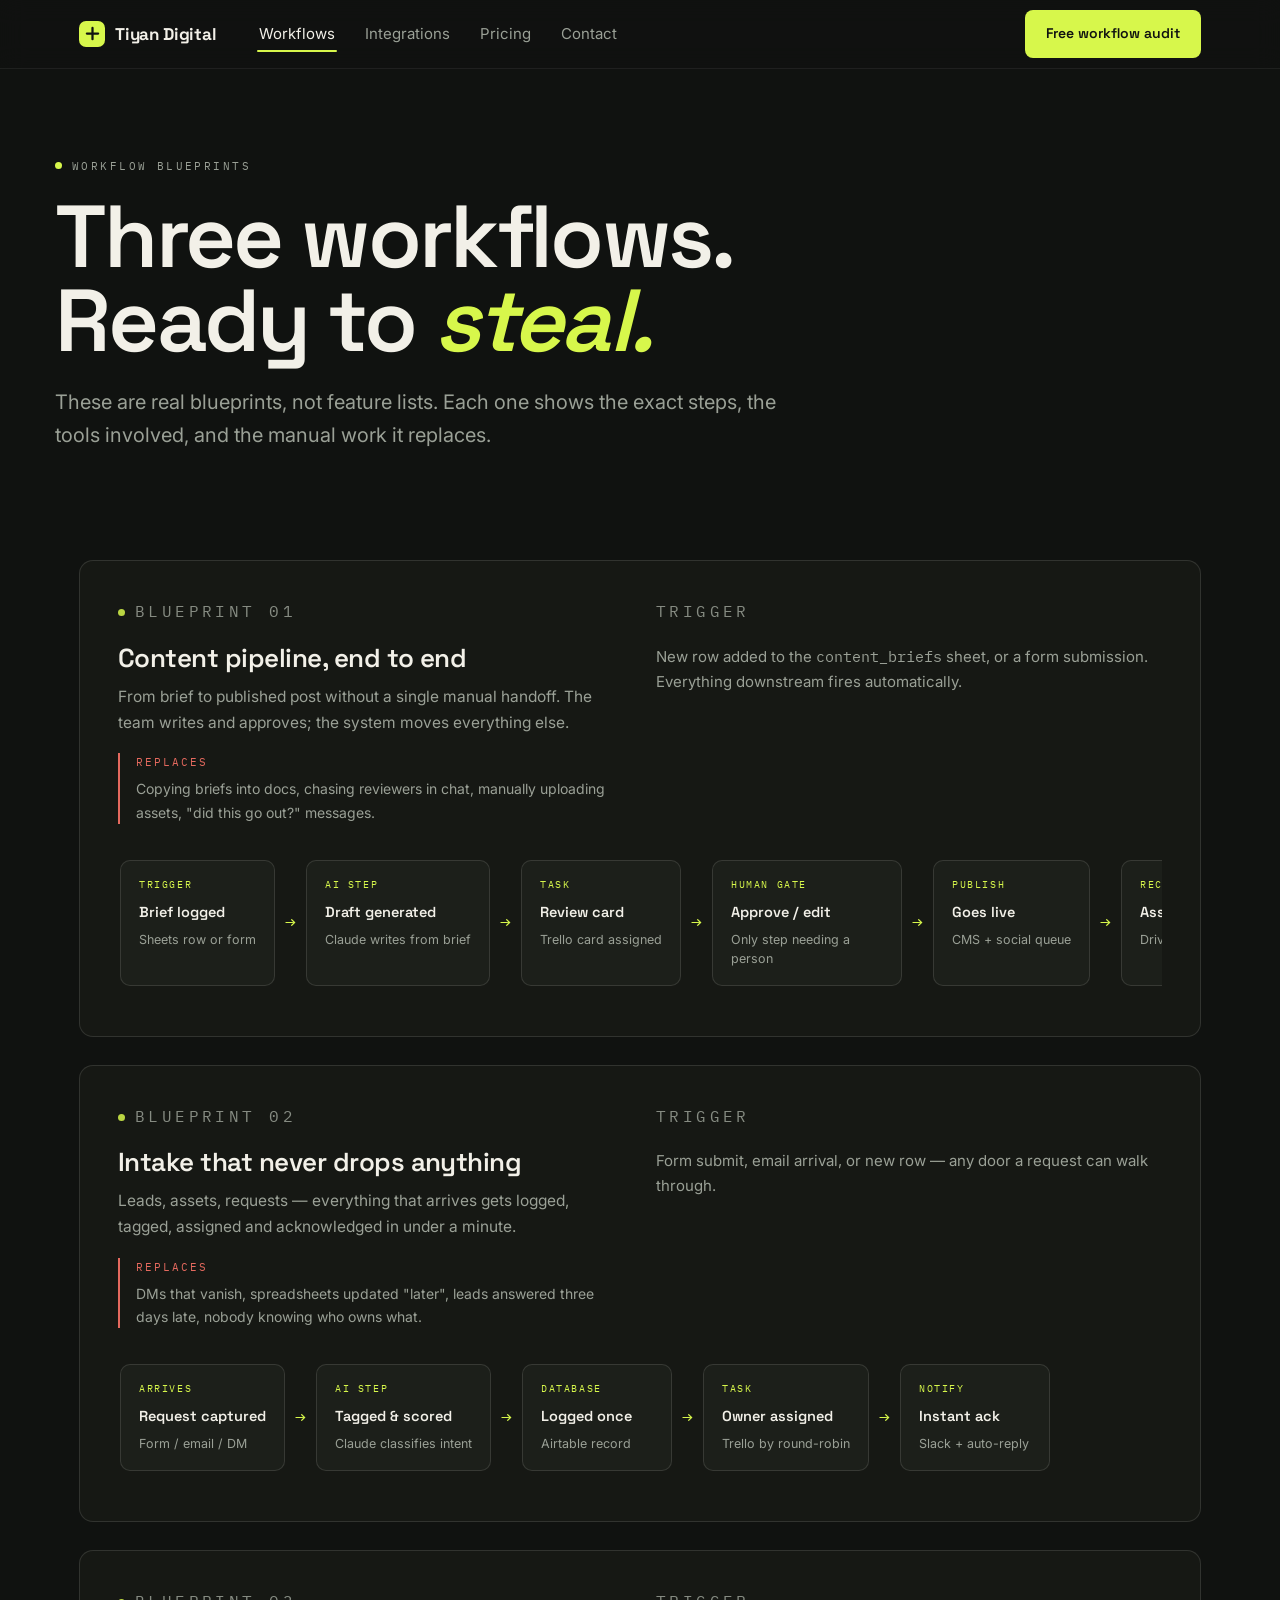
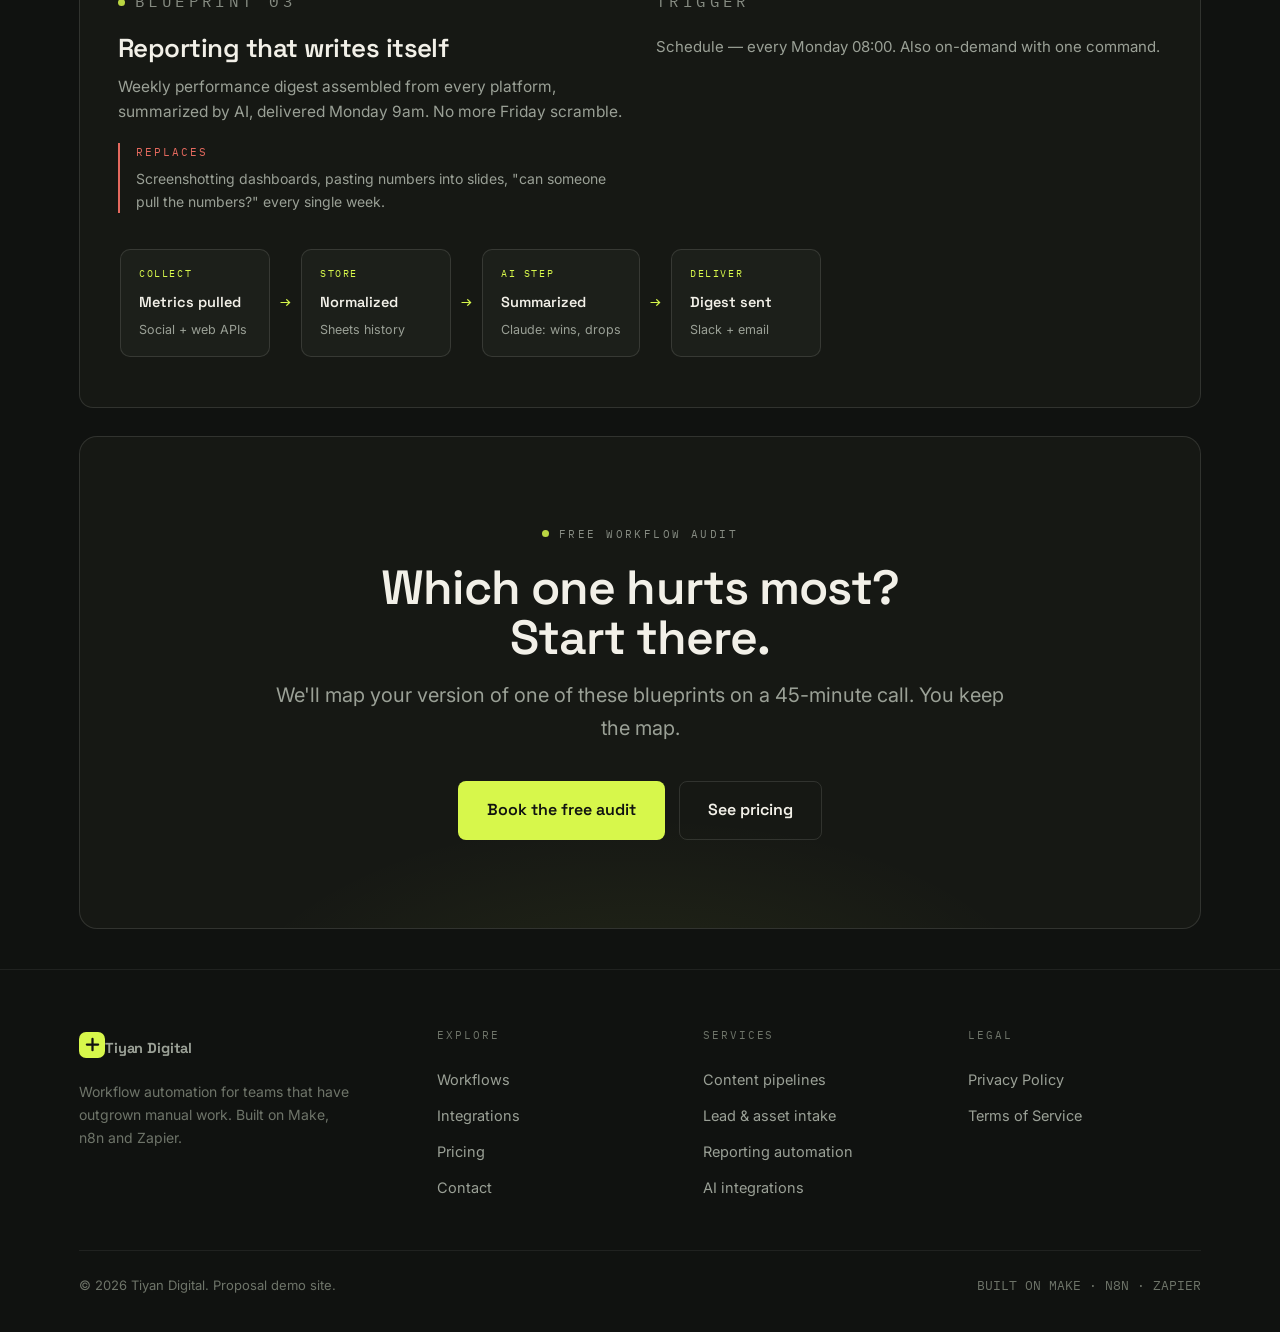
<file: workflows.html>
<!DOCTYPE html>
<html lang="en">
<head>
<meta charset="utf-8">
<meta name="viewport" content="width=device-width, initial-scale=1">
<title>Workflow Blueprints — Tiyan Digital</title>
<meta name="description" content="Three concrete automation blueprints for media teams: content pipeline, asset intake, and reporting. See exactly what gets automated.">
<link rel="preconnect" href="https://fonts.googleapis.com">
<link rel="preconnect" href="https://fonts.gstatic.com" crossorigin>
<link href="https://fonts.googleapis.com/css2?family=Space+Grotesk:wght@500;600;700&family=Inter:wght@400;500;600&family=IBM+Plex+Mono:wght@400;500&display=swap" rel="stylesheet">
<link rel="stylesheet" href="css/style.css">
<link rel="icon" href="data:image/svg+xml,<svg xmlns='http://www.w3.org/2000/svg' viewBox='0 0 26 26'><rect width='26' height='26' rx='7' fill='%23D7F74B'/></svg>">
</head>
<body>
<header class="nav">
  <div class="nav-in">
    <a class="brand" href="index.html" aria-label="Tiyan Digital home">
      <span class="brand-mark" aria-hidden="true"><svg viewBox="0 0 16 16" fill="none"><path d="M2 8h12M8 2v12" stroke="#101210" stroke-width="2.4" stroke-linecap="round"/></svg></span>
      Tiyan&nbsp;Digital
    </a>
    <nav class="nav-links" aria-label="Primary">
      <a href="workflows.html" class="active">Workflows</a>
      <a href="integrations.html">Integrations</a>
      <a href="pricing.html">Pricing</a>
      <a href="contact.html">Contact</a>
    </nav>
    <a class="btn btn-primary btn-sm nav-cta" href="contact.html">Free workflow audit</a>
    <button class="burger" aria-label="Open menu" aria-expanded="false"><span></span><span></span><span></span></button>
  </div>
</header>

<main>
<div class="hero wrap" style="padding-bottom:24px">
  <p class="eyebrow rv"><span class="dot"></span>Workflow blueprints</p>
  <h1 class="rv" data-d="0.1">Three workflows.<br>Ready to <em>steal.</em></h1>
  <p class="lede rv" data-d="0.2">These are real blueprints, not feature lists. Each one shows the exact steps, the tools involved, and the manual work it replaces.</p>
</div>

<section class="wrap" style="padding-top:48px">

  <!-- BLUEPRINT 1 -->
  <article class="blueprint rv">
    <div class="blueprint-head">
      <div>
        <p class="eyebrow"><span class="dot"></span>Blueprint 01</p>
        <h3>Content pipeline, end to end</h3>
        <p>From brief to published post without a single manual handoff. The team writes and approves; the system moves everything else.</p>
        <div class="replaces"><p class="k">Replaces</p><p>Copying briefs into docs, chasing reviewers in chat, manually uploading assets, "did this go out?" messages.</p></div>
      </div>
      <div>
        <p class="eyebrow">Trigger</p>
        <p class="muted" style="font-size:15px">New row added to the <span class="mono">content_briefs</span> sheet, or a form submission. Everything downstream fires automatically.</p>
      </div>
    </div>
    <div class="blueprint-diagram">
      <div class="flow" role="list" aria-label="Content pipeline steps">
        <div class="fnode" role="listitem"><p class="fk">Trigger</p><p class="fv">Brief logged</p><p class="fd">Sheets row or form</p></div><div class="farrow hot">→</div>
        <div class="fnode" role="listitem"><p class="fk">AI step</p><p class="fv">Draft generated</p><p class="fd">Claude writes from brief</p></div><div class="farrow hot">→</div>
        <div class="fnode" role="listitem"><p class="fk">Task</p><p class="fv">Review card</p><p class="fd">Trello card assigned</p></div><div class="farrow hot">→</div>
        <div class="fnode" role="listitem"><p class="fk">Human gate</p><p class="fv">Approve / edit</p><p class="fd">Only step needing a person</p></div><div class="farrow hot">→</div>
        <div class="fnode" role="listitem"><p class="fk">Publish</p><p class="fv">Goes live</p><p class="fd">CMS + social queue</p></div><div class="farrow hot">→</div>
        <div class="fnode" role="listitem"><p class="fk">Record</p><p class="fv">Assets filed</p><p class="fd">Drive + Airtable log</p></div>
      </div>
    </div>
  </article>

  <!-- BLUEPRINT 2 -->
  <article class="blueprint rv">
    <div class="blueprint-head">
      <div>
        <p class="eyebrow"><span class="dot"></span>Blueprint 02</p>
        <h3>Intake that never drops anything</h3>
        <p>Leads, assets, requests — everything that arrives gets logged, tagged, assigned and acknowledged in under a minute.</p>
        <div class="replaces"><p class="k">Replaces</p><p>DMs that vanish, spreadsheets updated "later", leads answered three days late, nobody knowing who owns what.</p></div>
      </div>
      <div>
        <p class="eyebrow">Trigger</p>
        <p class="muted" style="font-size:15px">Form submit, email arrival, or new row — any door a request can walk through.</p>
      </div>
    </div>
    <div class="blueprint-diagram">
      <div class="flow" role="list" aria-label="Intake workflow steps">
        <div class="fnode" role="listitem"><p class="fk">Arrives</p><p class="fv">Request captured</p><p class="fd">Form / email / DM</p></div><div class="farrow hot">→</div>
        <div class="fnode" role="listitem"><p class="fk">AI step</p><p class="fv">Tagged &amp; scored</p><p class="fd">Claude classifies intent</p></div><div class="farrow hot">→</div>
        <div class="fnode" role="listitem"><p class="fk">Database</p><p class="fv">Logged once</p><p class="fd">Airtable record</p></div><div class="farrow hot">→</div>
        <div class="fnode" role="listitem"><p class="fk">Task</p><p class="fv">Owner assigned</p><p class="fd">Trello by round-robin</p></div><div class="farrow hot">→</div>
        <div class="fnode" role="listitem"><p class="fk">Notify</p><p class="fv">Instant ack</p><p class="fd">Slack + auto-reply</p></div>
      </div>
    </div>
  </article>

  <!-- BLUEPRINT 3 -->
  <article class="blueprint rv">
    <div class="blueprint-head">
      <div>
        <p class="eyebrow"><span class="dot"></span>Blueprint 03</p>
        <h3>Reporting that writes itself</h3>
        <p>Weekly performance digest assembled from every platform, summarized by AI, delivered Monday 9am. No more Friday scramble.</p>
        <div class="replaces"><p class="k">Replaces</p><p>Screenshotting dashboards, pasting numbers into slides, "can someone pull the numbers?" every single week.</p></div>
      </div>
      <div>
        <p class="eyebrow">Trigger</p>
        <p class="muted" style="font-size:15px">Schedule — every Monday 08:00. Also on-demand with one command.</p>
      </div>
    </div>
    <div class="blueprint-diagram">
      <div class="flow" role="list" aria-label="Reporting workflow steps">
        <div class="fnode" role="listitem"><p class="fk">Collect</p><p class="fv">Metrics pulled</p><p class="fd">Social + web APIs</p></div><div class="farrow hot">→</div>
        <div class="fnode" role="listitem"><p class="fk">Store</p><p class="fv">Normalized</p><p class="fd">Sheets history</p></div><div class="farrow hot">→</div>
        <div class="fnode" role="listitem"><p class="fk">AI step</p><p class="fv">Summarized</p><p class="fd">Claude: wins, drops</p></div><div class="farrow hot">→</div>
        <div class="fnode" role="listitem"><p class="fk">Deliver</p><p class="fv">Digest sent</p><p class="fd">Slack + email</p></div>
      </div>
    </div>
  </article>

</section>

<!-- FINAL CTA -->
<section class="wrap">
  <div class="final rv">
    <p class="eyebrow"><span class="dot"></span>Free workflow audit</p>
    <h2>Which one hurts most?<br>Start there.</h2>
    <p class="lede">We'll map your version of one of these blueprints on a 45-minute call. You keep the map.</p>
    <div class="hero-ctas">
      <a class="btn btn-primary" href="contact.html">Book the free audit</a>
      <a class="btn btn-ghost" href="pricing.html">See pricing</a>
    </div>
  </div>
</section>
</main>

<footer>
  <div class="wrap">
    <div class="foot-grid">
      <div class="foot-brand">
        <a class="brand" href="index.html"><span class="brand-mark" aria-hidden="true"><svg viewBox="0 0 16 16" fill="none"><path d="M2 8h12M8 2v12" stroke="#101210" stroke-width="2.4" stroke-linecap="round"/></svg></span>Tiyan&nbsp;Digital</a>
        <p>Workflow automation for teams that have outgrown manual work. Built on Make, n8n and Zapier.</p>
      </div>
      <div><h4>Explore</h4><a href="workflows.html">Workflows</a><a href="integrations.html">Integrations</a><a href="pricing.html">Pricing</a><a href="contact.html">Contact</a></div>
      <div><h4>Services</h4><a href="workflows.html">Content pipelines</a><a href="workflows.html">Lead &amp; asset intake</a><a href="workflows.html">Reporting automation</a><a href="integrations.html">AI integrations</a></div>
      <div><h4>Legal</h4><a href="privacy.html">Privacy Policy</a><a href="terms.html">Terms of Service</a></div>
    </div>
    <div class="foot-base">
      <span>© <span id="yr">2026</span> Tiyan Digital. Proposal demo site.</span>
      <span class="mono">BUILT ON MAKE · N8N · ZAPIER</span>
    </div>
  </div>
</footer>
<script src="js/main.js"></script>
</body>
</html>
</file>
<file: css/style.css>
/* Tiyan Digital — Media Workflow Automation Proposal */
:root{
  --bg:#101210; --surface:#161814; --surface2:#1C1F1A;
  --ink:#F2F0E8; --muted:#9AA096; --faint:#6E7469;
  --line:rgba(242,240,232,.12); --line2:rgba(242,240,232,.07);
  --accent:#D7F74B; --accent-ink:#101210;
  --danger:#E4695E;
  --font-d:"Space Grotesk",system-ui,sans-serif;
  --font-b:"Inter",system-ui,sans-serif;
  --font-m:"IBM Plex Mono",ui-monospace,monospace;
  --max:1170px; --pad:24px;
}
*{margin:0;padding:0;box-sizing:border-box}
html{scroll-behavior:smooth}
html:focus-within{scroll-behavior:smooth}
body{background:var(--bg);color:var(--ink);font-family:var(--font-b);
  font-size:17px;line-height:1.65;-webkit-font-smoothing:antialiased;overflow-x:hidden}
::selection{background:var(--accent);color:var(--accent-ink)}
a{color:inherit}
img,svg{max-width:100%}
.wrap{max-width:var(--max);margin:0 auto;padding:0 var(--pad)}

/* ---------- type ---------- */
h1,h2,h3{font-family:var(--font-d);font-weight:600;line-height:1.05;letter-spacing:-0.02em}
h1{font-size:clamp(44px,7vw,88px);letter-spacing:-0.03em;line-height:.95}
h2{font-size:clamp(30px,4vw,48px);letter-spacing:-0.02em}
h3{font-size:22px}
.eyebrow{font-family:var(--font-m);font-size:11px;letter-spacing:.22em;
  text-transform:uppercase;color:var(--muted);opacity:.85;margin-bottom:20px}
.eyebrow .dot{display:inline-block;width:7px;height:7px;border-radius:50%;
  background:var(--accent);margin-right:10px;vertical-align:1px}
.lede{font-size:clamp(17px,2vw,20px);color:var(--muted);max-width:56ch}
.muted{color:var(--muted)} .small{font-size:14px}
.mono{font-family:var(--font-m)}

/* ---------- nav ---------- */
.nav{position:sticky;top:0;z-index:50;background:rgba(16,18,16,.88);
  backdrop-filter:blur(12px);-webkit-backdrop-filter:blur(12px);
  border-bottom:1px solid var(--line2)}
.nav-in{max-width:var(--max);margin:0 auto;padding:0 var(--pad);
  display:flex;align-items:center;height:68px;gap:28px}
.brand{font-family:var(--font-d);font-weight:700;font-size:17px;
  letter-spacing:-0.01em;text-decoration:none;display:flex;align-items:center;gap:10px}
.brand-mark{width:26px;height:26px;border-radius:7px;background:var(--accent);
  display:inline-flex;align-items:center;justify-content:center;flex:none}
.brand-mark svg{width:15px;height:15px}
.nav-links{display:flex;gap:26px;margin-left:12px}
.nav-links a{text-decoration:none;font-size:15px;color:var(--muted);
  padding:10px 2px;position:relative;transition:color .2s}
.nav-links a:hover{color:var(--ink)}
.nav-links a.active{color:var(--ink)}
.nav-links a.active::after{content:"";position:absolute;left:0;right:0;bottom:4px;
  height:2px;background:var(--accent);border-radius:2px}
.nav-cta{margin-left:auto}
.burger{display:none;background:none;border:1px solid var(--line);border-radius:8px;
  width:44px;height:44px;cursor:pointer;flex-direction:column;gap:5px;
  align-items:center;justify-content:center}
.burger span{display:block;width:20px;height:2px;background:var(--ink)}

/* ---------- buttons ---------- */
.btn{display:inline-flex;align-items:center;justify-content:center;gap:10px;
  font-family:var(--font-d);font-weight:600;font-size:16px;text-decoration:none;
  padding:15px 28px;border-radius:8px;border:1px solid transparent;cursor:pointer;
  transition:transform .18s cubic-bezier(0.16,1,0.3,1),background .18s,color .18s;
  min-height:52px}
.btn:active{transform:scale(.97)}
.btn-primary{background:var(--accent);color:var(--accent-ink)}
.btn-primary:hover{transform:translateY(-2px)}
.btn-ghost{border-color:var(--line);color:var(--ink);background:transparent}
.btn-ghost:hover{border-color:var(--muted)}
.btn-sm{padding:11px 20px;font-size:14px;min-height:44px}

/* ---------- hero ---------- */
.hero{padding:88px 0 72px;position:relative}
.hero-grid{display:grid;grid-template-columns:1.05fr .95fr;gap:56px;align-items:center}
.hero h1{margin:0 0 24px}
.hero h1 em{font-style:italic;color:var(--accent)}
.hero .lede{margin-bottom:36px}
.hero-ctas{display:flex;gap:14px;flex-wrap:wrap}
.hero-note{margin-top:22px;font-family:var(--font-m);font-size:12px;
  letter-spacing:.08em;color:var(--faint)}

/* pipeline diagram */
.pipeline{border:1px solid var(--line);border-radius:12px;background:var(--surface);
  padding:28px;position:relative;overflow:hidden}
.pipeline-cap{font-family:var(--font-m);font-size:11px;letter-spacing:.2em;
  text-transform:uppercase;color:var(--muted);margin-bottom:18px;
  display:flex;justify-content:space-between;align-items:center}
.live-dot{width:8px;height:8px;border-radius:50%;background:var(--accent);
  display:inline-block;margin-right:8px;animation:pulse 1.6s infinite}
@keyframes pulse{0%,100%{opacity:1}50%{opacity:.25}}
.pipe-svg{width:100%;height:auto;display:block}
.pipe-node{fill:var(--surface2);stroke:var(--line)}
.pipe-node.active{stroke:var(--accent);stroke-width:1.5}
.pipe-label{font-family:var(--font-m);font-size:11px;fill:var(--ink);letter-spacing:.06em}
.pipe-sub{font-family:var(--font-m);font-size:9.5px;fill:var(--muted);letter-spacing:.04em}
.pipe-wire{fill:none;stroke:var(--line);stroke-width:1.5}
.packet{fill:var(--accent)}

/* ---------- sections ---------- */
section{padding:104px 0}
.sec-head{max-width:720px;margin-bottom:56px}
.sec-head h2{margin-bottom:16px}
.rule{height:1px;background:var(--line2);border:0;margin:0}

/* numbered pains */
.pains{display:grid;grid-template-columns:repeat(3,1fr);gap:1px;
  background:var(--line2);border:1px solid var(--line2);border-radius:12px;overflow:hidden}
.pain{background:var(--bg);padding:36px 30px}
.pain-num{font-family:var(--font-m);font-size:13px;color:var(--accent);
  letter-spacing:.15em;margin-bottom:18px}
.pain h3{margin-bottom:12px}
.pain p{color:var(--muted);font-size:15.5px}

/* outcomes */
.outcomes{display:grid;grid-template-columns:repeat(3,1fr);gap:20px}
.outcome{border:1px solid var(--line);border-radius:12px;padding:34px 30px;
  background:var(--surface);transition:transform .2s cubic-bezier(0.16,1,0.3,1),border-color .2s}
.outcome:hover{transform:translateY(-4px);border-color:rgba(215,247,75,.35)}
.outcome .tick{width:34px;height:34px;border-radius:50%;background:rgba(215,247,75,.12);
  display:flex;align-items:center;justify-content:center;margin-bottom:20px}
.outcome .tick svg{width:16px;height:16px;stroke:var(--accent)}
.outcome h3{margin-bottom:10px;font-size:19px}
.outcome p{color:var(--muted);font-size:15px}

/* process timeline */
.steps{display:grid;grid-template-columns:repeat(4,1fr);gap:20px;counter-reset:step}
.step{border-top:2px solid var(--line);padding-top:24px;position:relative}
.step::before{counter-increment:step;content:"0" counter(step);
  font-family:var(--font-m);font-size:13px;color:var(--accent);letter-spacing:.15em;
  display:block;margin-bottom:14px}
.step h3{font-size:18px;margin-bottom:10px}
.step p{color:var(--muted);font-size:15px}

/* tool strip */
.tools{border-top:1px solid var(--line2);border-bottom:1px solid var(--line2);
  padding:26px 0;overflow:hidden}
.tools-track{display:flex;gap:44px;align-items:center;white-space:nowrap;
  font-family:var(--font-m);font-size:13px;letter-spacing:.14em;color:var(--muted);
  animation:marquee 28s linear infinite;width:max-content}
@keyframes marquee{to{transform:translateX(-50%)}}
.tools-track span{display:flex;align-items:center;gap:44px}
.tools-track i{font-style:normal;color:var(--accent)}

/* workflow blueprints */
.blueprint{border:1px solid var(--line);border-radius:14px;background:var(--surface);
  margin-bottom:28px;overflow:hidden}
.blueprint-head{padding:38px 38px 0;display:grid;grid-template-columns:1fr 1fr;gap:32px}
.blueprint-head h3{font-size:26px;margin-bottom:12px}
.blueprint-head p{color:var(--muted);font-size:15.5px}
.replaces{margin-top:18px;border-left:2px solid var(--danger);padding-left:16px}
.replaces .k{font-family:var(--font-m);font-size:11px;letter-spacing:.18em;
  text-transform:uppercase;color:var(--danger);margin-bottom:6px}
.replaces p{font-size:14px;color:var(--muted)}
.blueprint-diagram{padding:30px 38px 38px}
.flow{display:flex;align-items:stretch;gap:0;overflow-x:auto;padding:6px 2px 12px}
.fnode{flex:0 0 auto;border:1px solid var(--line);border-radius:10px;background:var(--surface2);
  padding:16px 18px;min-width:150px;max-width:190px}
.fnode .fk{font-family:var(--font-m);font-size:10px;letter-spacing:.16em;
  text-transform:uppercase;color:var(--accent);margin-bottom:8px}
.fnode .fv{font-size:14.5px;font-weight:600;font-family:var(--font-d)}
.fnode .fd{font-size:12.5px;color:var(--muted);margin-top:6px;line-height:1.5}
.farrow{flex:0 0 auto;align-self:center;padding:0 10px;color:var(--faint);
  font-family:var(--font-m);font-size:18px}
.farrow.hot{color:var(--accent)}

/* integrations grid */
.int-grid{display:grid;grid-template-columns:repeat(3,1fr);gap:18px}
.int-card{border:1px solid var(--line);border-radius:12px;padding:28px;
  background:var(--surface);transition:border-color .2s,transform .2s cubic-bezier(0.16,1,0.3,1)}
.int-card:hover{border-color:rgba(215,247,75,.4);transform:translateY(-3px)}
.int-card .pair{font-family:var(--font-d);font-weight:600;font-size:17px;margin-bottom:4px}
.int-card .pair .arr{color:var(--accent);margin:0 8px}
.int-card .flow-desc{font-size:14px;color:var(--muted);margin-top:10px;line-height:1.6}
.int-tag{display:inline-block;font-family:var(--font-m);font-size:10px;letter-spacing:.14em;
  text-transform:uppercase;border:1px solid var(--line);border-radius:20px;
  padding:5px 12px;color:var(--muted);margin:14px 8px 0 0}

/* pricing */
.tiers{display:grid;grid-template-columns:repeat(3,1fr);gap:20px;align-items:stretch}
.tier{border:1px solid var(--line);border-radius:14px;padding:38px 34px;
  background:var(--surface);display:flex;flex-direction:column;position:relative}
.tier.featured{border-color:var(--accent);background:#181B13}
.tier-flag{position:absolute;top:-13px;left:34px;background:var(--accent);color:var(--accent-ink);
  font-family:var(--font-m);font-size:10.5px;letter-spacing:.14em;text-transform:uppercase;
  padding:6px 14px;border-radius:20px;font-weight:700}
.tier .tname{font-family:var(--font-m);font-size:12px;letter-spacing:.2em;
  text-transform:uppercase;color:var(--muted);margin-bottom:14px}
.tier .tprice{font-family:var(--font-d);font-size:44px;font-weight:700;
  letter-spacing:-0.02em;margin-bottom:4px}
.tier .tprice span{font-size:16px;color:var(--muted);font-weight:400;font-family:var(--font-b)}
.tier .tdesc{color:var(--muted);font-size:14.5px;margin-bottom:26px}
.tlist{list-style:none;margin-bottom:30px;flex:1}
.tlist li{padding:11px 0;border-top:1px solid var(--line2);font-size:14.5px;
  display:flex;gap:12px;align-items:flex-start}
.tlist li:first-child{border-top:0}
.tlist .y{color:var(--accent);flex:none;font-weight:700}
.tlist .n{color:var(--faint);flex:none;font-weight:700}
.tlist .ex{color:var(--faint)}
.tier .btn{width:100%}
.price-note{margin-top:28px;text-align:center;color:var(--faint);font-size:14px;max-width:64ch;
  margin-left:auto;margin-right:auto}

/* faq */
.faq{max-width:780px}
.faq-item{border-bottom:1px solid var(--line2)}
.faq-q{width:100%;background:none;border:0;color:var(--ink);text-align:left;
  font-family:var(--font-d);font-size:18px;font-weight:600;padding:24px 40px 24px 0;
  cursor:pointer;position:relative}
.faq-q::after{content:"+";position:absolute;right:4px;top:22px;font-size:26px;
  color:var(--accent);font-weight:400;transition:transform .25s}
.faq-item.open .faq-q::after{transform:rotate(45deg)}
.faq-a{max-height:0;overflow:hidden;transition:max-height .3s ease}
.faq-a p{padding:0 0 26px;color:var(--muted);font-size:15.5px;max-width:62ch}

/* contact */
.contact-grid{display:grid;grid-template-columns:.9fr 1.1fr;gap:56px;align-items:start}
.field{margin-bottom:22px}
.field label{display:block;font-size:14px;font-weight:600;margin-bottom:8px}
.field label .req{color:var(--accent)}
.field input,.field textarea,.field select{width:100%;background:var(--surface);
  border:1px solid var(--line);border-radius:8px;color:var(--ink);
  font-family:var(--font-b);font-size:16px;padding:14px 16px;transition:border-color .2s}
.field input:focus,.field textarea:focus,.field select:focus{outline:none;
  border-color:var(--accent);box-shadow:0 0 0 3px rgba(215,247,75,.15)}
.field textarea{min-height:140px;resize:vertical}
.field .hint{font-size:13px;color:var(--faint);margin-top:6px}
.consent{display:flex;gap:12px;align-items:flex-start;font-size:14px;color:var(--muted);
  margin:6px 0 26px}
.consent input{width:20px;height:20px;margin-top:2px;accent-color:var(--accent);flex:none}
.form-err{color:var(--danger);font-size:13.5px;margin-top:6px;display:none}
.form-ok{display:none;border:1px solid var(--accent);border-radius:10px;padding:20px;
  background:rgba(215,247,75,.06);margin-top:20px}
.contact-side{border:1px solid var(--line);border-radius:12px;padding:34px;background:var(--surface)}
.contact-side h3{margin-bottom:18px}
.contact-row{display:flex;gap:14px;padding:14px 0;border-top:1px solid var(--line2);font-size:15px}
.contact-row:first-of-type{border-top:0}
.contact-row .k{font-family:var(--font-m);font-size:11px;letter-spacing:.14em;
  text-transform:uppercase;color:var(--muted);flex:0 0 110px;padding-top:3px}

/* legal */
.legal{max-width:780px}
.legal h2{margin-bottom:24px}
.legal h3{margin:36px 0 12px;font-size:20px}
.legal p,.legal li{color:var(--muted);font-size:15.5px;margin-bottom:14px}
.legal ul{padding-left:22px}

/* final cta */
.final{border:1px solid var(--line);border-radius:18px;background:var(--surface);
  padding:clamp(48px,7vw,88px);text-align:center;position:relative;overflow:hidden}
.final::before{content:"";position:absolute;inset:0;
  background:radial-gradient(600px 300px at 50% 120%,rgba(215,247,75,.07),transparent 70%);
  pointer-events:none}
.final h2{margin-bottom:16px;position:relative}
.final .lede{margin:0 auto 36px;position:relative}
.final .hero-ctas{justify-content:center;position:relative}

/* footer */
footer{border-top:1px solid var(--line2);padding:56px 0 36px;margin-top:40px}
.foot-grid{display:grid;grid-template-columns:1.4fr 1fr 1fr 1fr;gap:32px;margin-bottom:44px}
.foot-grid h4{font-family:var(--font-m);font-size:11px;letter-spacing:.18em;
  text-transform:uppercase;color:var(--faint);margin-bottom:18px;font-weight:400}
.foot-grid a{display:block;text-decoration:none;color:var(--muted);font-size:14.5px;
  padding:6px 0}
.foot-grid a:hover{color:var(--ink)}
.foot-brand p{color:var(--faint);font-size:14px;max-width:30ch;margin-top:14px}
.foot-base{display:flex;justify-content:space-between;gap:20px;flex-wrap:wrap;
  padding-top:24px;border-top:1px solid var(--line2);font-size:13px;color:var(--faint)}

/* entrance animation (JS adds .in; only hidden when JS is running) */
html.js .rv{opacity:0;transform:translateY(24px)}
html.js .rv.in{opacity:1;transform:none;transition:opacity .8s cubic-bezier(0.16,1,0.3,1),
  transform .8s cubic-bezier(0.16,1,0.3,1)}

/* ---------- responsive ---------- */
@media(max-width:960px){
  .hero-grid{grid-template-columns:1fr;gap:44px}
  .pains,.outcomes{grid-template-columns:1fr}
  .steps{grid-template-columns:repeat(2,1fr);gap:32px}
  .blueprint-head{grid-template-columns:1fr}
  .int-grid{grid-template-columns:repeat(2,1fr)}
  .tiers{grid-template-columns:1fr;max-width:520px;margin:0 auto}
  .contact-grid{grid-template-columns:1fr}
  .foot-grid{grid-template-columns:1fr 1fr}
}
@media(max-width:640px){
  :root{--pad:18px}
  body{font-size:16px}
  section{padding:72px 0}
  .hero{padding:56px 0 48px}
  .nav-links{display:none;position:absolute;top:68px;left:0;right:0;
    background:var(--bg);flex-direction:column;padding:12px 24px 20px;gap:4px;
    border-bottom:1px solid var(--line2)}
  .nav-links.open{display:flex}
  .burger{display:flex}
  .nav-cta{display:none}
  .steps{grid-template-columns:1fr}
  .int-grid{grid-template-columns:1fr}
  .foot-grid{grid-template-columns:1fr}
  .blueprint-head{padding:28px 24px 0}
  .blueprint-diagram{padding:22px 24px 28px}
  .final{padding:44px 24px}
}
@media(prefers-reduced-motion:reduce){
  *,*::before,*::after{animation-duration:.001s!important;transition-duration:.001s!important}
  html.js .rv,.rv{opacity:1!important;transform:none!important}
  html{scroll-behavior:auto}
}
</file>
